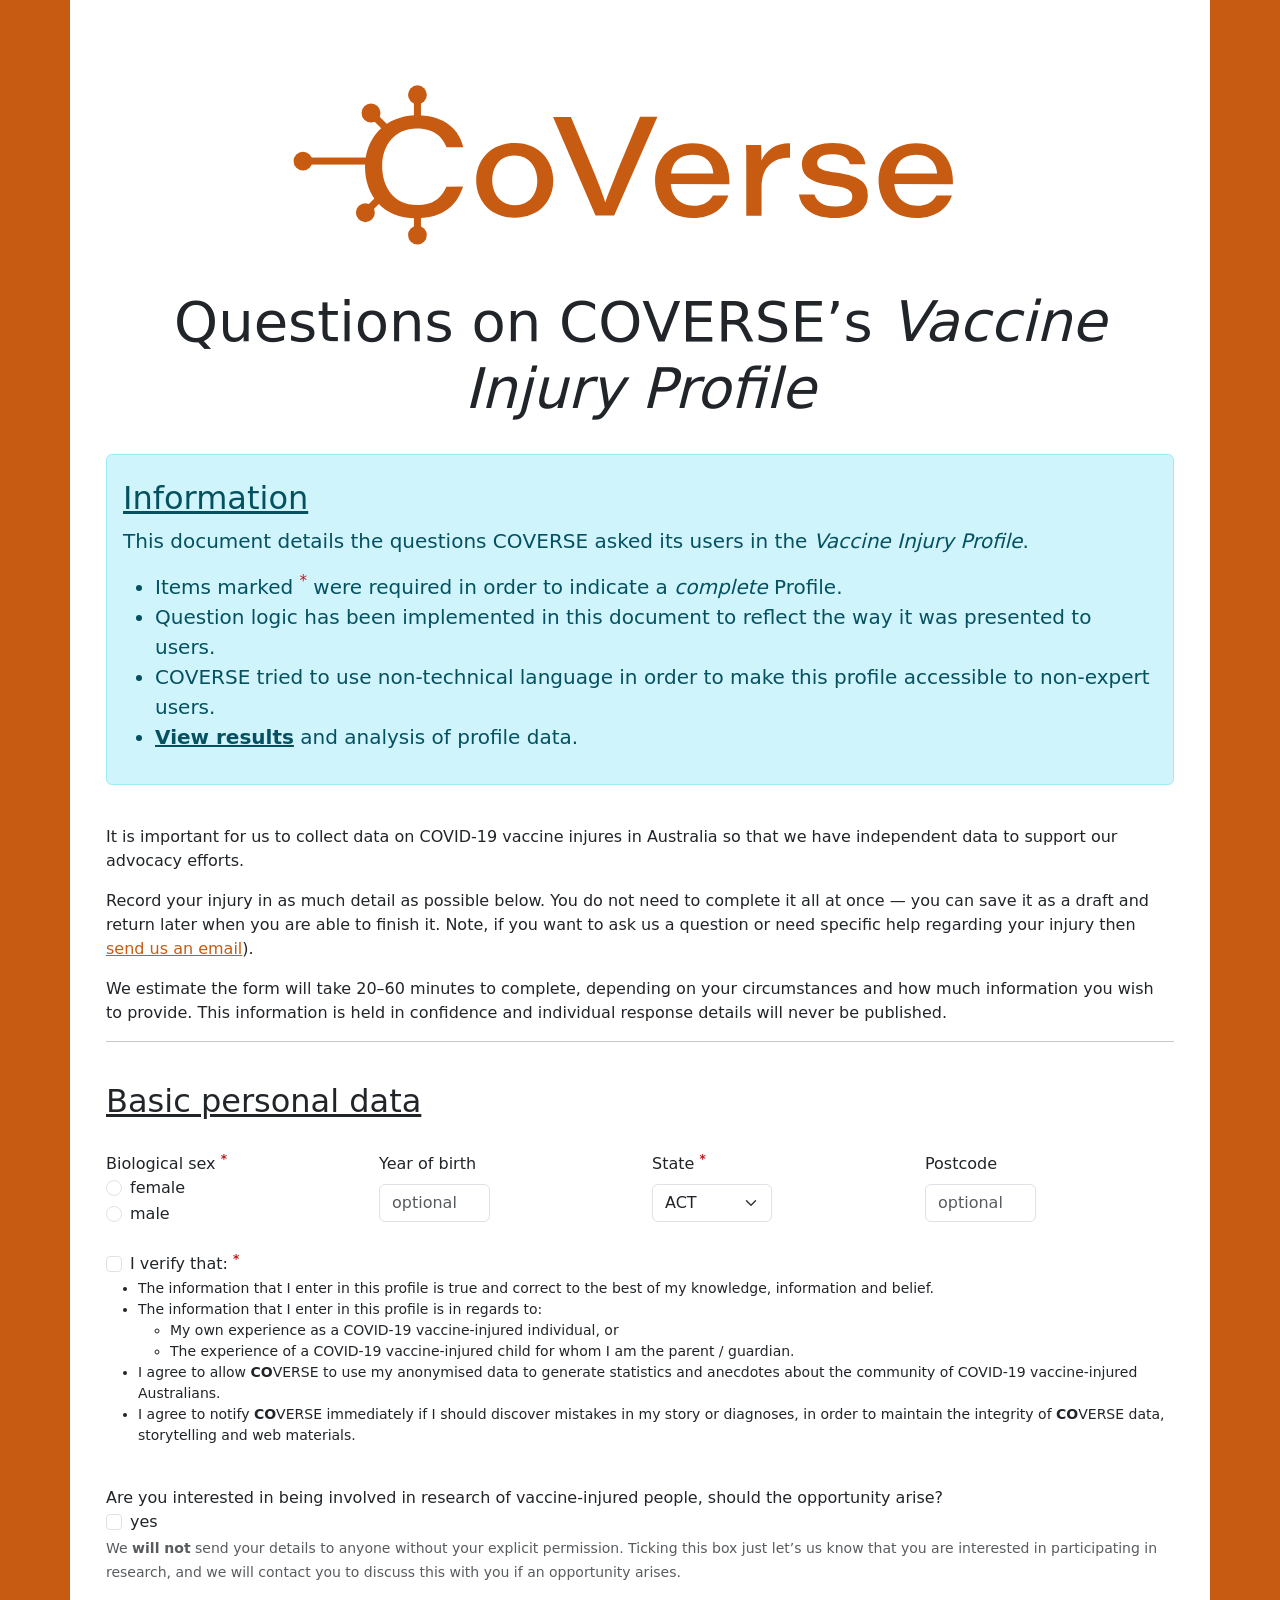
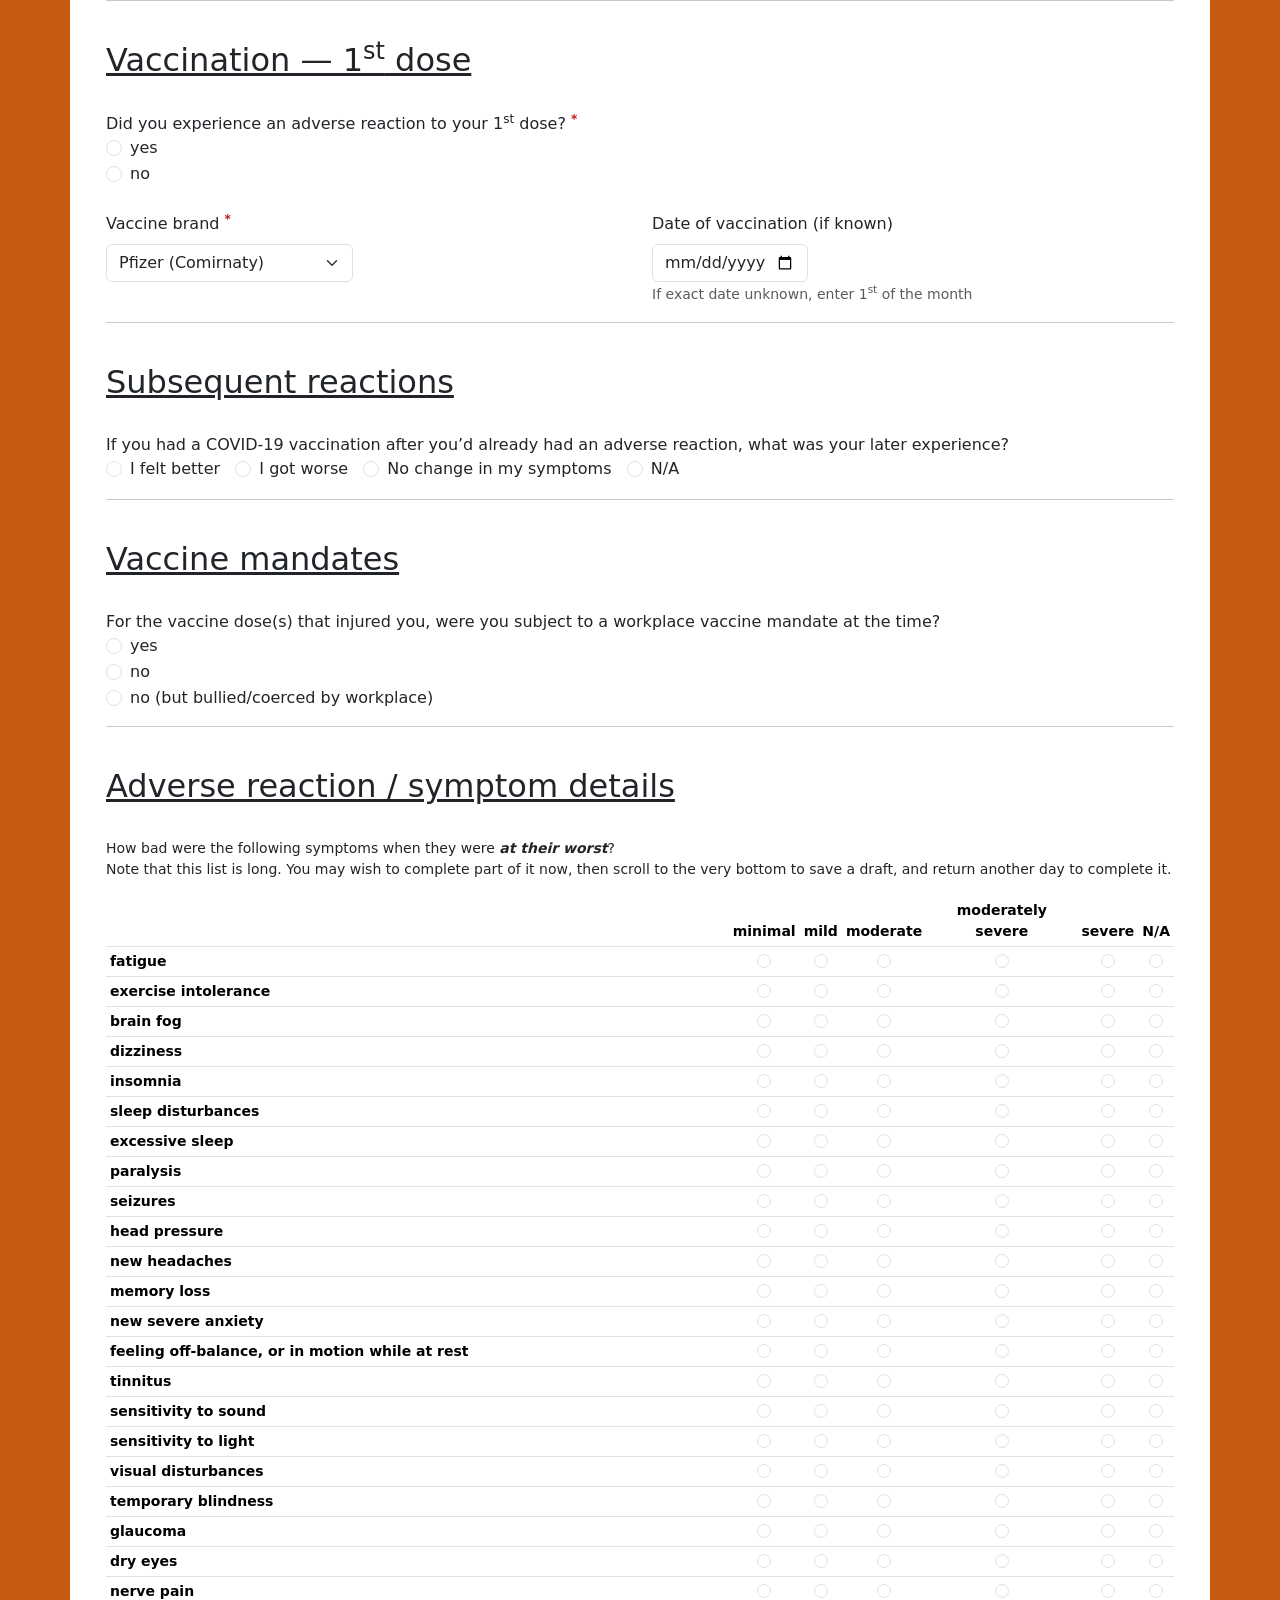
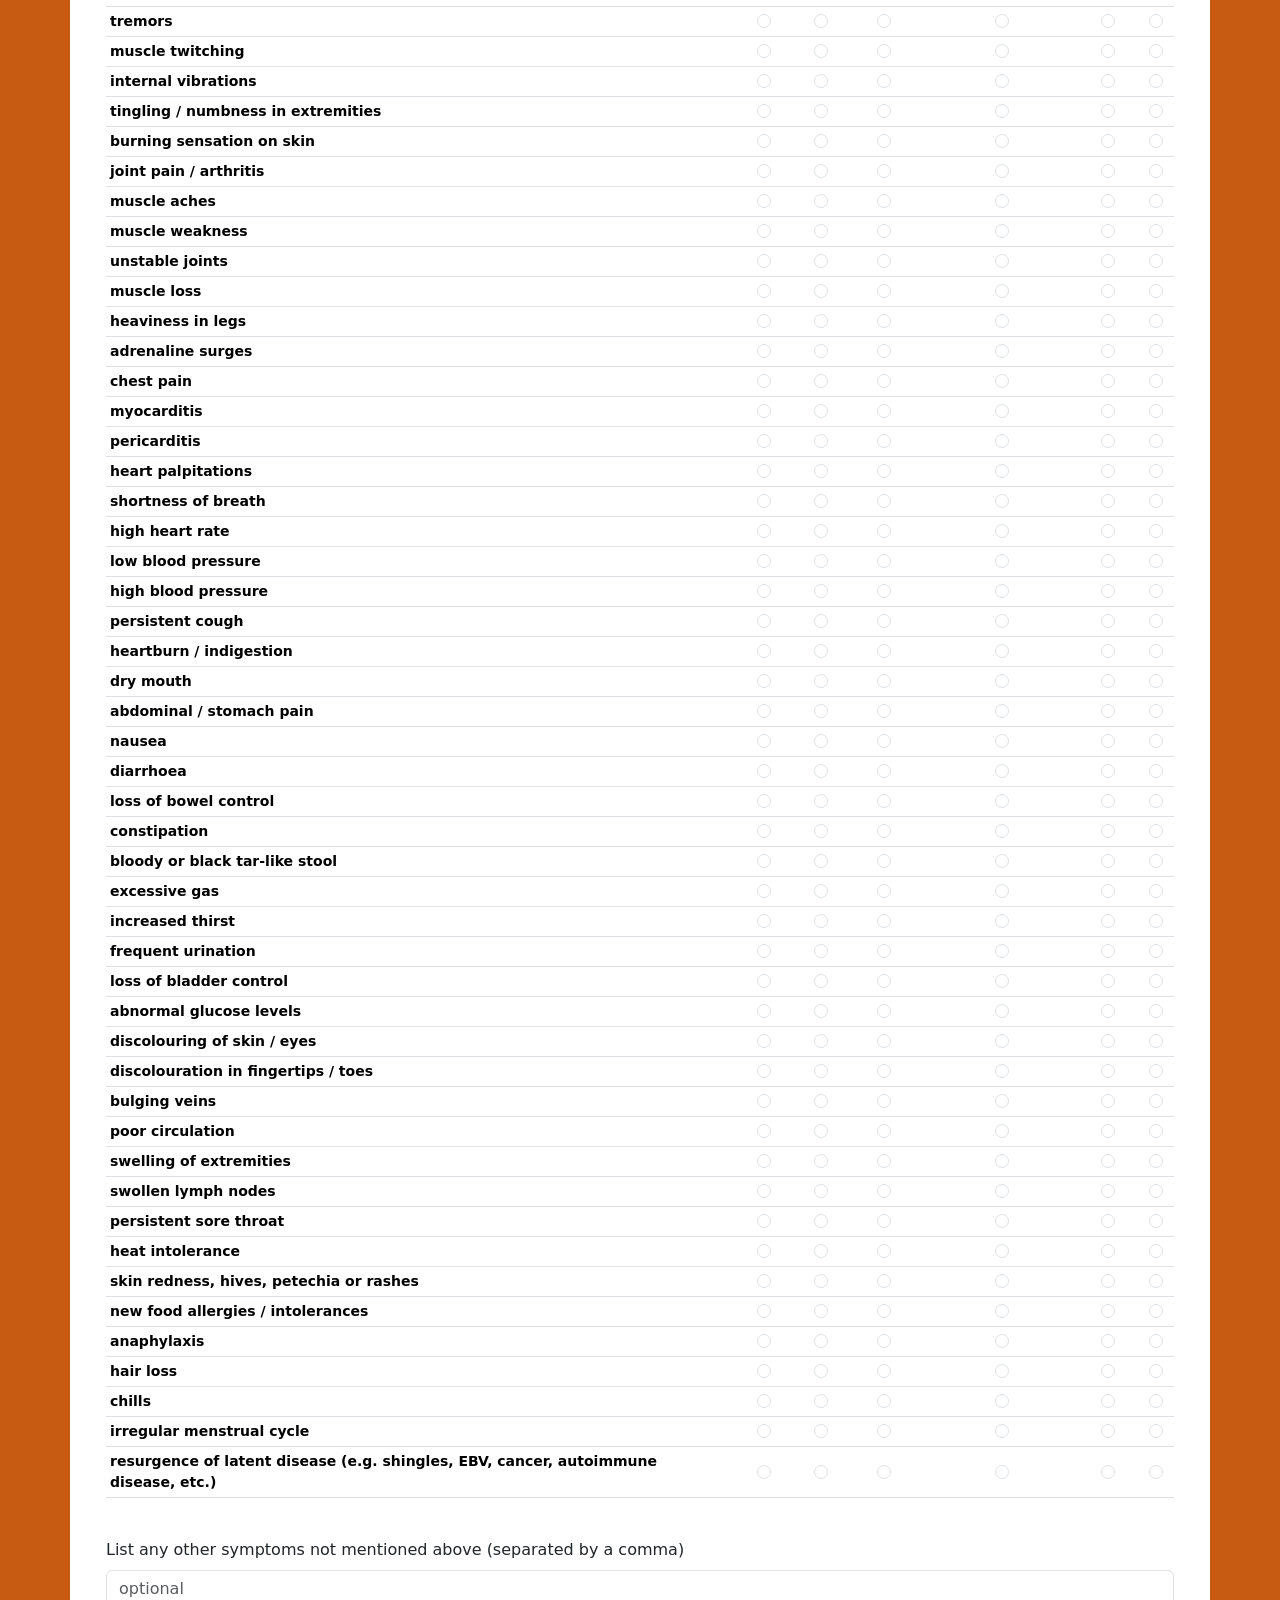
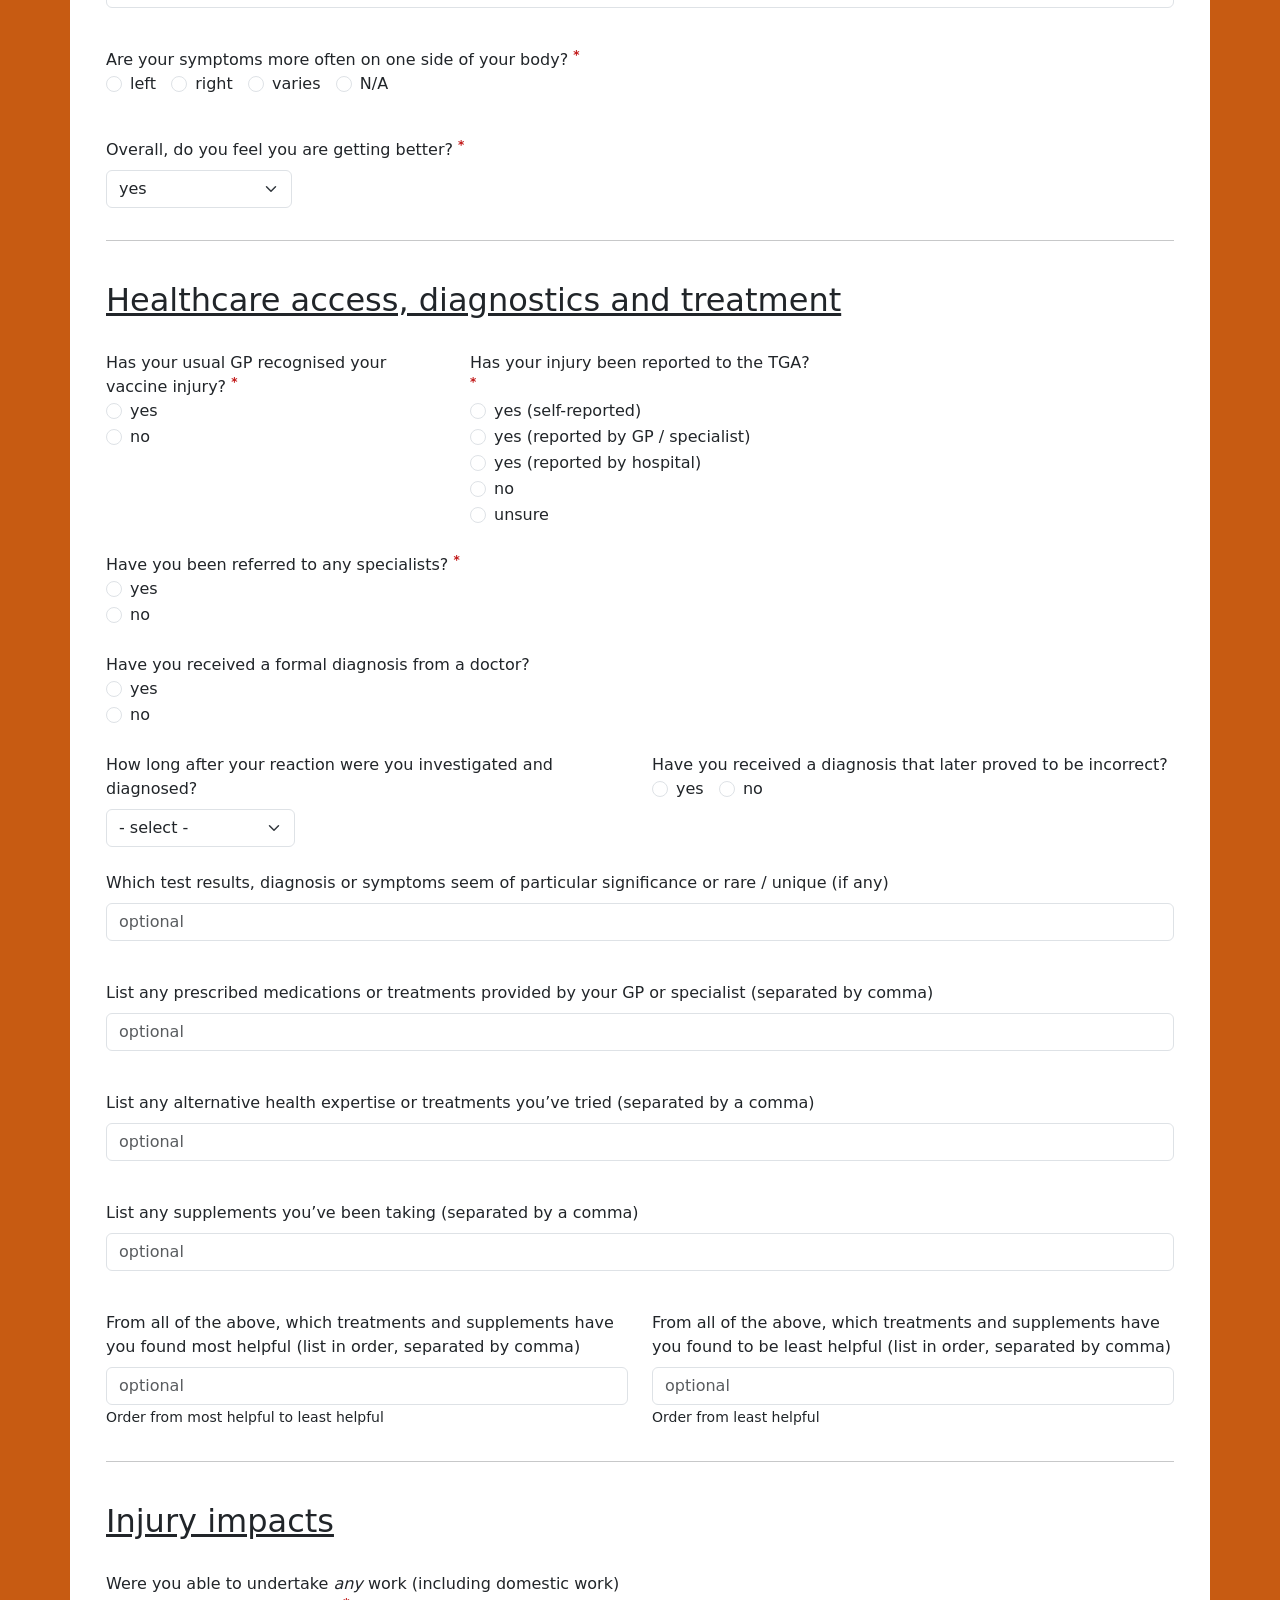
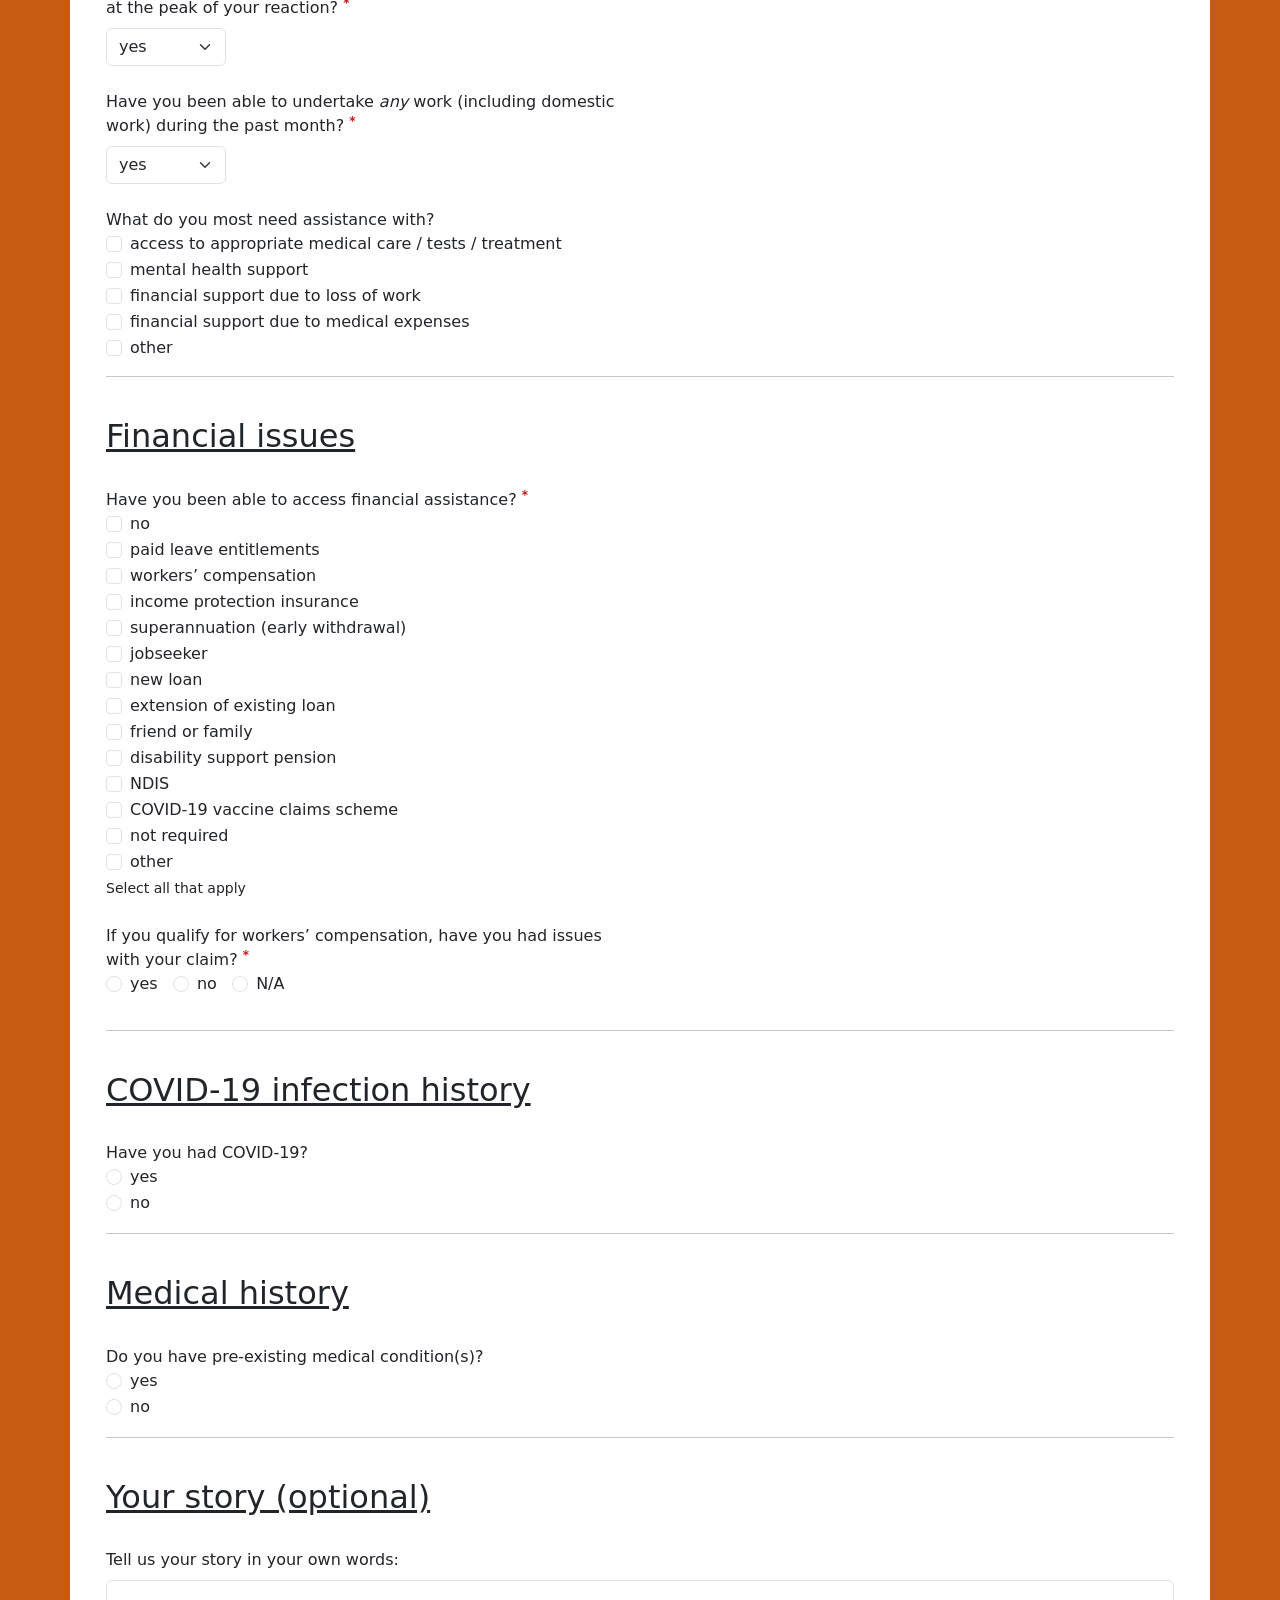
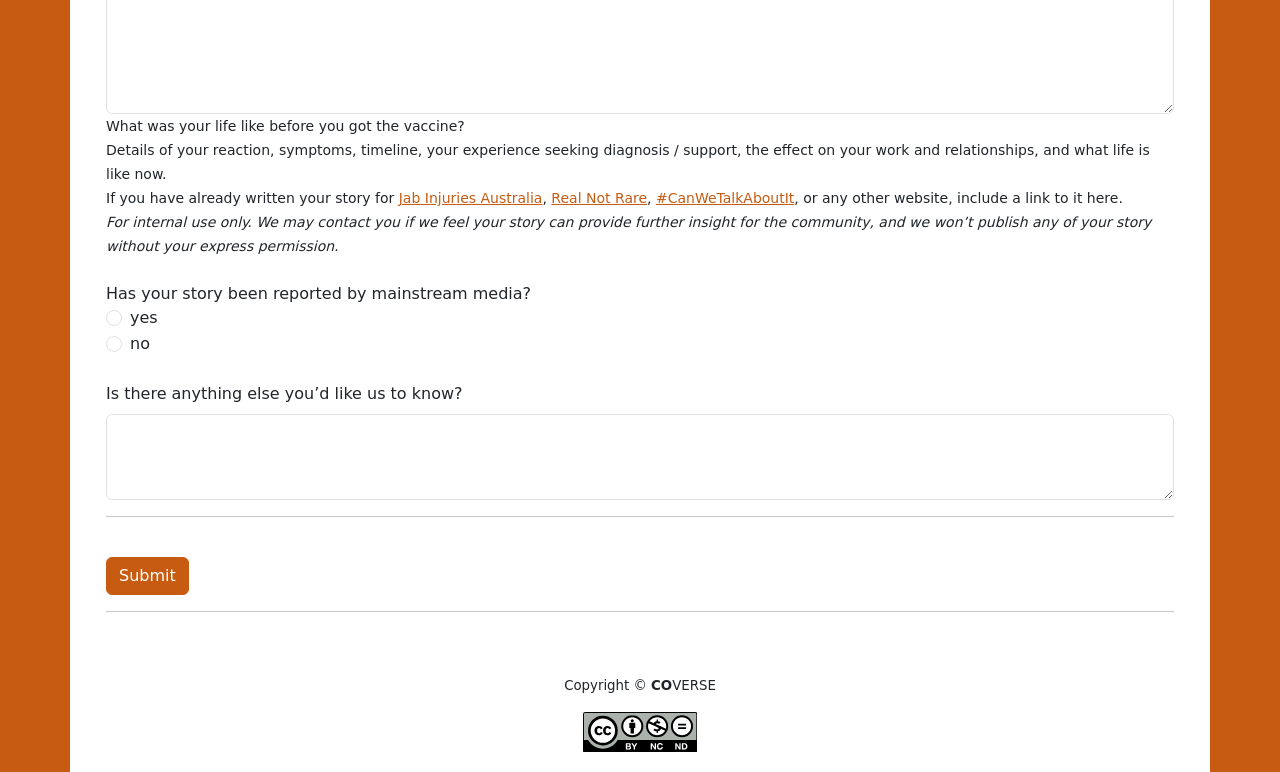
<file: questions.html>
<!doctype html>
<html lang="en">
<head>
	<meta charset="utf-8">
	<meta name="viewport" content="width=device-width, initial-scale=1">
	<meta name="description" content="Questions on COVERSE’s “Vaccine Injury Profile”">
	<meta name="author" content="COVERSE">
	<meta name="keywords" content="COVID-19,vaccine,COVERSE">
	<meta name="format-detection" content="telephone=no">
	<title>Questions on COVERSE’s “Vaccine Injury Profile”</title>
	<link href="https://cdn.jsdelivr.net/npm/bootstrap@5.3.8/dist/css/bootstrap.min.css" rel="stylesheet" integrity="sha384-sRIl4kxILFvY47J16cr9ZwB07vP4J8+LH7qKQnuqkuIAvNWLzeN8tE5YBujZqJLB" crossorigin="anonymous">
	<style>
		:root {
			--coverse-ochre: #c75b12;
			--coverse-red: #c11717;
			--coverse-yellow: #c1a017;
			--coverse-green: #17c15c;
			--coverse-light-blue: #17a1c1;
			--coverse-dark-blue: #1717c1;
			--coverse-purple: #a017c1;
			
			--bs-primary: var(--coverse-ochre);
			--bs-success: var(--coverse-green);
			--bs-danger: var(--coverse-red);
			--bs-warning: var(--coverse-yellow);
			--bs-info: var(--coverse-light-blue);
		}

		html {
			background-color: var(--coverse-ochre);
		}

		main {
		}

		section, div.section {
			padding-top: 1.5rem !important;
		}

		header {
		}

		footer {
			font-size: smaller;
		}

		h2 {
			text-decoration: underline;
		}

		a {
			color: var(--coverse-ochre);
		}

		sup.required {
			font-weight: bolder;
			color: var(--coverse-red);
		}

		.text-bg-primary {
			background-color: var(--coverse-ochre) !important;
		}

		.btn-primary {
			color: var(--bs-white);
			background-color: var(--coverse-ochre);
			border-color: var(--coverse-ochre);
		}

		.btn-primary:hover, .btn-primary:active {
			background-color: var(--coverse-red) !important;
			border-color: var(--coverse-red) !important;
		}

		.form-check-input:checked {
			background-color: var(--coverse-ochre);
			border-color: var(--coverse-ochre);
		}

		@media print {
			html {
				background-color: transparent !important;
			}
		}

	</style>
</head>
<body class="container">
	
	<main class="p-4">
		
		<header id="header" class="container p-4 text-center">
			<svg class="img-fluid d-block mx-auto" style="max-height: 240px;" role="img" id="f0f733b9-bb17-468a-a780-beee7f60dbac" data-name="eac4cb91-cc69-44b0-9e29-7990fb12e827" xmlns="http://www.w3.org/2000/svg" aria-labelledby="CVt" viewBox="0 0 327.4 102.1"><title id="CVt">COVERSE logo</title><defs><style>.b0ab3610-dc5a-4ce5-b1f0-b07cd4b7eb95{fill:none;}.ebd3569e-e627-45fe-a4f0-73bedc6d6fb2{fill:#c75b12;}</style></defs><rect class="b0ab3610-dc5a-4ce5-b1f0-b07cd4b7eb95" width="327.4" height="102.1"/><path class="ebd3569e-e627-45fe-a4f0-73bedc6d6fb2" d="M88.5,58.9c-2.3,7.3-7.7,13.5-20,13.5-14.2,0-21.7-9.9-21.7-21.8s8.3-22,22.1-22c12.3,0,18.2,6.7,19.7,13.6H81.5c-1.6-3.9-4.7-8-12.7-8-9.2,0-14.7,6.9-14.7,16.1s5.3,16.5,14.7,16.5c7.4,0,10.5-3.2,12.6-7.8Zm38.4-2.6c0,8.6-5.7,15.9-16.6,15.9-10.4,0-16.2-7.6-16.2-15.9,0-8.5,6-15.9,16.5-15.9C121.4,40.4,126.9,48.5,126.9,56.3Zm-26,0c0,5.5,3.4,10.6,9.6,10.6,6.5,0,9.6-4.9,9.6-10.5s-3.3-10.7-9.7-10.7-9.5,5-9.5,10.6Zm44,15.1-18.1-42h7.6l9.1,21.8c3.4,8.1,4.7,12,5.5,14.4h.1c.6-2.1,2.2-6,5.3-13.9l9.4-22.4h7.4l-18.4,42h-7.9Zm32-13.5c.3,5.3,3.9,9.2,9.6,9.2,4.4,0,6.8-1.7,8.3-4.4h6.6c-1.7,4.7-6,9.6-15.2,9.6-11.2,0-16-8-16-15.8,0-9,6-16,15.9-16,11.5,0,15.7,8.3,15.7,15.8V58ZM195,53.4c-.2-3.3-2-8-8.9-8-5.9,0-8.6,3.6-9.1,8Zm13.9-12.1h6.4c.1.9.2,4.1.2,6.6,1.9-4.5,6.1-7.5,12.1-7.4v6.2c-6.9-.1-12.1,3.7-12.1,12.5V71.4H209v-22C209,46.7,209,44,208.9,41.3Zm29.1,21c1,3.2,3.8,5.1,8.9,5.1,5.4,0,7.2-1.8,7.2-4.2s-1.5-3.8-8.7-4.7c-10.8-1.4-12.7-5.2-12.7-9,0-4.1,3.2-9.1,13-9.1,10.5,0,13.6,5.3,14,9.1h-6.6c-.4-1.7-1.6-4.3-7.7-4.3-5.1,0-6.2,2.2-6.2,3.7,0,2,1.3,3.2,7.9,4.1,11.6,1.6,13.6,5.2,13.6,9.7,0,5.4-4.1,9.6-14.2,9.6-8.6,0-14.1-3.7-15.1-10Zm34-4.4c.3,5.3,3.9,9.2,9.6,9.2,4.4,0,6.8-1.7,8.3-4.4h6.6c-1.7,4.7-6,9.6-15.2,9.6-11.2,0-16-8-16-15.8,0-9,6-16,15.9-16,11.5,0,15.7,8.3,15.7,15.8V58Zm18.2-4.5c-.2-3.3-2-8-8.9-8-5.9,0-8.6,3.6-9.1,8Z" transform="translate(0 0)"/><path class="ebd3569e-e627-45fe-a4f0-73bedc6d6fb2" d="M16.4,48.1a4,4,0,1,0,4-4,4,4,0,0,0-4,4" transform="translate(0 0)"/><rect class="ebd3569e-e627-45fe-a4f0-73bedc6d6fb2" x="22.3" y="46.6" width="27.6" height="3"/><path class="ebd3569e-e627-45fe-a4f0-73bedc6d6fb2" d="M69.1,83.6a4,4,0,1,0-4-4,4,4,0,0,0,4,4" transform="translate(0 0)"/><rect class="ebd3569e-e627-45fe-a4f0-73bedc6d6fb2" x="67.6" y="70.4" width="3" height="9.4"/><path class="ebd3569e-e627-45fe-a4f0-73bedc6d6fb2" d="M69.1,15.9a4,4,0,1,1-4,4h0a4,4,0,0,1,4-4" transform="translate(0 0)"/><rect class="ebd3569e-e627-45fe-a4f0-73bedc6d6fb2" x="67.6" y="19.8" width="3" height="11.3"/><path class="ebd3569e-e627-45fe-a4f0-73bedc6d6fb2" d="M46.5,24.8a4,4,0,1,1,5.7,5.7,4,4,0,0,1-5.7-5.7h0" transform="translate(0 0)"/><rect class="ebd3569e-e627-45fe-a4f0-73bedc6d6fb2" x="51.32" y="26" width="3" height="10.3" transform="translate(-6.56 46.47) rotate(-45)"/><path class="ebd3569e-e627-45fe-a4f0-73bedc6d6fb2" d="M44.1,72.9a4,4,0,1,0,5.7-5.7,4,4,0,0,0-5.7,5.7h0" transform="translate(0 0)"/><rect class="ebd3569e-e627-45fe-a4f0-73bedc6d6fb2" x="45.38" y="65.43" width="9.2" height="3" transform="translate(-32.69 54.94) rotate(-45)"/></svg>
			<h1 class="display-1 d-none"><b>CO</b>VERSE</h1>
			<h1 class="display-4 text-center">Questions on <b>CO</b>VERSE’s <i>Vaccine Injury Profile</i></h1>
		</header>
		
		<section class="lead alert alert-info">
			<h2 class="alert-heading">Information</h2>
			<p>This document details the questions <b>CO</b>VERSE asked its users in the <i>Vaccine Injury Profile</i>.</p>
			<ul>
				<li>Items marked <sup class="required">*</sup> were required in order to indicate a <em>complete</em> Profile.</li>
				<li>Question logic has been implemented in this document to reflect the way it was presented to users.</li>
				<li><b>CO</b>VERSE tried to use non-technical language in order to make this profile accessible to non-expert users.</li>
				<li><a class="alert-link" href="index.html">View results</a> and analysis of profile data.</li>
			</ul>
		</section>
		
		<section id="introduction">
			<h2 class="d-none">Introduction</h2>
			<p>It is important for us to collect data on COVID-19 vaccine injures in Australia so that we have independent data to support our advocacy efforts.</p>
			<p>Record your injury in as much detail as possible below. You do not need to complete it all at once — you can save it as a draft and return later when you are able to finish it. Note, if you want to ask us a question or need specific help regarding your injury then <a href="mailto:contact@coverse.org.a">send us an email</a>).</p>
			<p>We estimate the form will take 20–60 minutes to complete, depending on your circumstances and how much information you wish to provide. This information is held in confidence and individual response details will never be published.</p>
		</section>
		
		<hr>
		
		<section id="personal">
			<h2>Basic personal data</h2>
			<div class="row pt-4">
				<div class="col">
					Biological sex <sup class="required">*</sup>
					<div class="form-check">
						<input class="form-check-input" type="radio" id="sexFemale" name="sex" value="female" required> <label class="form-check-label" for="sexFemale">female</label>
					</div>
					<div class="form-check">
						<input class="form-check-input" type="radio" id="sexMale" name="sex" value="male" required> <label class="form-check-label" for="sexMale">male</label>
					</div>
				</div>
				<div class="col">
					<label class="form-label" for="yearOfBirth">Year of birth</label>
					<input type="number" class="form-control w-auto" id="yearOfBirth" min="1901" max="2030" step="1" placeholder="optional">
				</div>
				<div class="col">
					<label class="form-label" for="postcode">State <sup class="required">*</sup></label>
					<select class="form-select w-auto" id="state" required>
						<option value="" disabled>- select -</option>
						<option value="ACT">ACT</option>
						<option value="NSW">NSW</option>
						<option value="NT">NT</option>
						<option value="QLD">QLD</option>
						<option value="SA">SA</option>
						<option value="TAS">TAS</option>
						<option value="VIC">VIC</option>
						<option value="WA">WA</option>
					</select>
				</div>
				<div class="col">
					<label class="form-label" for="postcode">Postcode</label>
					<input type="number" class="form-control w-auto" id="postcode" min="0" max="9999" step="1" placeholder="optional">
				</div>
			</div>
			<div class="pt-4">
				<div class="form-check">
					<input class="form-check-input" type="checkbox" id="verification" name="verification" value="yes" required> <label class="form-check-label" for="verification">I verify that: <sup class="required">*</sup></label>
				</div>
				<ul class="small">
					<li>The information that I enter in this profile is true and correct to the best of my knowledge, information and belief.</li>
					<li>The information that I enter in this profile is in regards to:
						<ul>
							<li>My own experience as a COVID-19 vaccine-injured individual, or</li>
							<li>The experience of a COVID-19 vaccine-injured child for whom I am the parent / guardian.</li>
						</ul>
					</li>
					<li>I agree to allow <b>CO</b>VERSE to use my anonymised data to generate statistics and anecdotes about the community of COVID-19 vaccine-injured Australians.</li>
					<li>I agree to notify <b>CO</b>VERSE immediately if I should discover mistakes in my story or diagnoses, in order to maintain the integrity of <b>CO</b>VERSE data, storytelling and web materials.</li>
				</ul>
			</div>
			<div class="pt-4">
				Are you interested in being involved in research of vaccine-injured people, should the opportunity arise?
				<div class="form-check">
					<input class="form-check-input" type="checkbox" id="research" name="research" value="yes" required> <label class="form-check-label" for="research">yes</label>
				</div>
				<small class="form-text">We <strong>will not</strong> send your details to anyone without your explicit permission. Ticking this box just let’s us know that you are interested in participating in research, and we will contact you to discuss this with you if an opportunity arises.</small>
			</div>
		</section>
		
		<hr id="vax1line">
		
		<section id="vax1">
			<h2>Vaccination — 1<sup>st</sup> dose</h2>
			<div class="pt-4">
				Did you experience an adverse reaction to your 1<sup>st</sup> dose? <sup class="required">*</sup>
				<div class="form-check">
					<input class="form-check-input" type="radio" id="vax1aefiyes" name="vax1aefi" value="yes" required onchange="if (this.checked) { document.getElementById('vax1onsetContainer').className='pt-4'; document.getElementById('vax2').className='pt-4'; document.getElementById('vax2line').className=''; }"> <label class="form-check-label" for="vax1aefiyes">yes</label>
				</div>
				<div class="form-check">
					<input class="form-check-input" type="radio" id="vax1aefino" name="vax1aefi" value="no" required onchange="if (this.checked) { document.getElementById('vax1onsetContainer').className='pt-4 d-none'; document.getElementById('vax2').className='pt-4'; document.getElementById('vax2line').className=''; }"> <label class="form-check-label" for="vax1aefino">no</label>
				</div>
			</div>
			<div class="row pt-4">
				<div class="col">
					<label class="form-label" for="vax1brand">Vaccine brand <sup class="required">*</sup></label>
					<select class="form-select w-auto" id="vax1brand" name="vax1brand" required onchange="if ( this.value=='other' ) { document.getElementById('vax1other').removeAttribute('disabled'); document.getElementById('vax1other').className='form-control w-auto'; } else { document.getElementById('vax1other').setAttribute('disabled',true); document.getElementById('vax1other').className='form-control w-auto d-none'; }">
						<option value="" disabled>- select -</option>
						<option value="Pfizer (Comirnaty)">Pfizer (Comirnaty)</option>
						<option value="Moderna (Spikevax)">Moderna (Spikevax)</option>
						<option value="AstraZeneca (Vaxzevria)">AstraZeneca (Vaxzevria)</option>
						<option value="Novavax (Nuvaxovid)">Novavax (Nuvaxovid)</option>
						<option value="other">other</option>
					</select>
					<input type="text" class="form-control w-auto d-none" id="vax1other" disabled>
				</div>
				<div class="col">
					<label class="form-label" for="vax1date">Date of vaccination (if known)</label>
					<input type="date" class="form-control w-auto" id="vax1date" min="2021-01-01" max="2025-12-31">
					<small class="form-text">If exact date unknown, enter 1<sup>st</sup> of the month</small>
				</div>
			</div>
			<div id="vax1onsetContainer" class="pt-4 d-none">
				<label class="form-label" for="vax1onset">How long before your symptoms started?</label>
				<select class="form-select w-auto" id="vax1onset" name="vax1onset">
					<option value="">optional</option>
					<option value="0-5 minutes">0-5 minutes</option>
					<option value="6-30 minutes">6-30 minutes</option>
					<option value="31-59 minutes">31-59 minutes</option>
					<option value="1-12 hours">1-12 hours</option>
					<option value="13-23 hours">13-23 hours</option>
					<option value="1-7 days">1-7 days</option>
					<option value="8-14 days">8-14 days</option>
					<option value="15-30 days">15-30 days</option>
					<option value="1-3 months">1-3 months</option>
					<option value="4-12 months">4-12 months</option>
					<option value="more than 1 year">more than 1 year</option>
				</select>
			</div>
		</section>
		
		<hr id="vax2line" class="d-none">
		
		<section class="d-none" id="vax2">
			<h2>Vaccination — 2<sup>nd</sup> dose</h2>
			<div class="pt-4">
				Did you experience an adverse reaction to your 2<sup>nd</sup> dose?
				<div class="form-check">
					<input class="form-check-input" type="radio" id="vax2aefiyes" name="vax2aefi" value="yes" onchange="if (this.checked) { document.getElementById('vax2onsetContainer').className='pt-4'; document.getElementById('vax3').className='pt-4'; document.getElementById('vax3line').className=''; }"> <label class="form-check-label" for="vax2aefiyes">yes</label>
				</div>
				<div class="form-check">
					<input class="form-check-input" type="radio" id="vax2aefino" name="vax2aefi" value="no" onchange="if (this.checked) { document.getElementById('vax2onsetContainer').className='pt-4 d-none'; document.getElementById('vax3').className='pt-4'; document.getElementById('vax3line').className=''; }"> <label class="form-check-label" for="vax2aefino">no</label>
				</div>
			</div>
			<div class="row pt-4">
				<div class="col">
					<label class="form-label" for="vax2brand">Vaccine brand</label>
					<select class="form-select w-auto" id="vax2brand" name="vax2brand" onchange="if ( this.value=='other' ) { document.getElementById('vax2other').removeAttribute('disabled'); document.getElementById('vax2other').className='form-control w-auto'; } else { document.getElementById('vax2other').setAttribute('disabled',true); document.getElementById('vax2other').className='form-control w-auto d-none'; }">
						<option value="">- select -</option>
						<option value="Pfizer (Comirnaty)">Pfizer (Comirnaty)</option>
						<option value="Moderna (Spikevax)">Moderna (Spikevax)</option>
						<option value="AstraZeneca (Vaxzevria)">AstraZeneca (Vaxzevria)</option>
						<option value="Novavax (Nuvaxovid)">Novavax (Nuvaxovid)</option>
						<option value="other">other</option>
					</select>
					<input type="text" class="form-control w-auto d-none" id="vax2other" disabled>
				</div>
				<div class="col">
					<label class="form-label" for="vax2date">Date of vaccination (if known)</label>
					<input type="date" class="form-control w-auto" id="vax2date" min="2021-01-01" max="2025-12-31">
					<small class="form-text">If exact date unknown, enter 1<sup>st</sup> of the month</small>
				</div>
			</div>
			<div id="vax2onsetContainer" class="pt-4 d-none">
				<label class="form-label" for="vax2onset">How long before your symptoms started?</label>
				<select class="form-select w-auto" id="vax2onset" name="vax2onset">
					<option value="">optional</option>
					<option value="0-5 minutes">0-5 minutes</option>
					<option value="6-30 minutes">6-30 minutes</option>
					<option value="31-59 minutes">31-59 minutes</option>
					<option value="1-12 hours">1-12 hours</option>
					<option value="13-23 hours">13-23 hours</option>
					<option value="1-7 days">1-7 days</option>
					<option value="8-14 days">8-14 days</option>
					<option value="15-30 days">15-30 days</option>
					<option value="1-3 months">1-3 months</option>
					<option value="4-12 months">4-12 months</option>
					<option value="more than 1 year">more than 1 year</option>
				</select>
			</div>
		</section>
		
		<hr id="vax3line" class="d-none">
		
		<section class="d-none" id="vax3">
			<h2>Vaccination — 3<sup>rd</sup> dose</h2>
			<div class="pt-4">
				Did you experience an adverse reaction to your 3<sup>rd</sup> (or booster) dose?
				<div class="form-check">
					<input class="form-check-input" type="radio" id="vax3aefiyes" name="vax3aefi" value="yes" onchange="if (this.checked) { document.getElementById('vax3onsetContainer').className='pt-4'; document.getElementById('vax4').className='pt-4'; document.getElementById('vax4line').className=''; }"> <label class="form-check-label" for="vax3aefiyes">yes</label>
				</div>
				<div class="form-check">
					<input class="form-check-input" type="radio" id="vax3aefino" name="vax3aefi" value="no" onchange="if (this.checked) { document.getElementById('vax3onsetContainer').className='pt-4 d-none'; document.getElementById('vax4').className='pt-4'; document.getElementById('vax4line').className=''; }"> <label class="form-check-label" for="vax3aefino">no</label>
				</div>
			</div>
			<div class="row pt-4">
				<div class="col">
					<label class="form-label" for="vax3brand">Vaccine brand</label>
					<select class="form-select w-auto" id="vax3brand" name="vax3brand" onchange="if ( this.value=='other' ) { document.getElementById('vax3other').removeAttribute('disabled'); document.getElementById('vax3other').className='form-control w-auto'; } else { document.getElementById('vax3other').setAttribute('disabled',true); document.getElementById('vax3other').className='form-control w-auto d-none'; }">
						<option value="">- select -</option>
						<option value="Pfizer (Comirnaty)">Pfizer (Comirnaty)</option>
						<option value="Moderna (Spikevax)">Moderna (Spikevax)</option>
						<option value="AstraZeneca (Vaxzevria)">AstraZeneca (Vaxzevria)</option>
						<option value="Novavax (Nuvaxovid)">Novavax (Nuvaxovid)</option>
						<option value="other">other</option>
					</select>
					<input type="text" class="form-control w-auto d-none" id="vax3other" disabled>
				</div>
				<div class="col">
					<label class="form-label" for="vax3date">Date of vaccination (if known)</label>
					<input type="date" class="form-control w-auto" id="vax3date" min="2021-01-01" max="2025-12-31">
					<small class="form-text">If exact date unknown, enter 1<sup>st</sup> of the month</small>
				</div>
			</div>
			<div id="vax3onsetContainer" class="pt-4 d-none">
				<label class="form-label" for="vax3onset">How long before your symptoms started?</label>
				<select class="form-select w-auto" id="vax3onset" name="vax3onset">
					<option value="">optional</option>
					<option value="0-5 minutes">0-5 minutes</option>
					<option value="6-30 minutes">6-30 minutes</option>
					<option value="31-59 minutes">31-59 minutes</option>
					<option value="1-12 hours">1-12 hours</option>
					<option value="13-23 hours">13-23 hours</option>
					<option value="1-7 days">1-7 days</option>
					<option value="8-14 days">8-14 days</option>
					<option value="15-30 days">15-30 days</option>
					<option value="1-3 months">1-3 months</option>
					<option value="4-12 months">4-12 months</option>
					<option value="more than 1 year">more than 1 year</option>
				</select>
			</div>
		</section>
		
		<hr id="vax4line" class="d-none">
		
		<section class="d-none" id="vax4">
			<h2>Vaccination — 4<sup>th</sup> dose</h2>
			<div class="pt-4">
				Did you experience an adverse reaction to your 4<sup>th</sup> (or booster) dose?
				<div class="form-check">
					<input class="form-check-input" type="radio" id="vax4aefiyes" name="vax4aefi" value="yes" onchange="if (this.checked) { document.getElementById('vax4onsetContainer').className='pt-4'; document.getElementById('vax5').className='pt-4'; document.getElementById('vax5line').className=''; }"> <label class="form-check-label" for="vax4aefiyes">yes</label>
				</div>
				<div class="form-check">
					<input class="form-check-input" type="radio" id="vax4aefino" name="vax4aefi" value="no" onchange="if (this.checked) { document.getElementById('vax4onsetContainer').className='pt-4 d-none'; document.getElementById('vax5').className='pt-4'; document.getElementById('vax5line').className=''; }"> <label class="form-check-label" for="vax4aefino">no</label>
				</div>
			</div>
			<div class="row pt-4">
				<div class="col">
					<label class="form-label" for="vax4brand">Vaccine brand</label>
					<select class="form-select w-auto" id="vax4brand" name="vax4brand" onchange="if ( this.value=='other' ) { document.getElementById('vax4other').removeAttribute('disabled'); document.getElementById('vax4other').className='form-control w-auto'; } else { document.getElementById('vax4other').setAttribute('disabled',true); document.getElementById('vax4other').className='form-control w-auto d-none'; }">
						<option value="">- select -</option>
						<option value="Pfizer (Comirnaty)">Pfizer (Comirnaty)</option>
						<option value="Moderna (Spikevax)">Moderna (Spikevax)</option>
						<option value="AstraZeneca (Vaxzevria)">AstraZeneca (Vaxzevria)</option>
						<option value="Novavax (Nuvaxovid)">Novavax (Nuvaxovid)</option>
						<option value="other">other</option>
					</select>
					<input type="text" class="form-control w-auto d-none" id="vax4other" disabled>
				</div>
				<div class="col">
					<label class="form-label" for="vax4date">Date of vaccination (if known)</label>
					<input type="date" class="form-control w-auto" id="vax4date" min="2021-01-01" max="2025-12-31">
					<small class="form-text">If exact date unknown, enter 1<sup>st</sup> of the month</small>
				</div>
			</div>
			<div id="vax4onsetContainer" class="pt-4 d-none">
				<label class="form-label" for="vax4onset">How long before your symptoms started?</label>
				<select class="form-select w-auto" id="vax4onset" name="vax4onset">
					<option value="">optional</option>
					<option value="0-5 minutes">0-5 minutes</option>
					<option value="6-30 minutes">6-30 minutes</option>
					<option value="31-59 minutes">31-59 minutes</option>
					<option value="1-12 hours">1-12 hours</option>
					<option value="13-23 hours">13-23 hours</option>
					<option value="1-7 days">1-7 days</option>
					<option value="8-14 days">8-14 days</option>
					<option value="15-30 days">15-30 days</option>
					<option value="1-3 months">1-3 months</option>
					<option value="4-12 months">4-12 months</option>
					<option value="more than 1 year">more than 1 year</option>
				</select>
			</div>
		</section>
		
		<hr id="vax5line" class="d-none">
		
		<section class="d-none" id="vax5">
			<h2>Vaccination — 5<sup>th</sup>+ dose</h2>
			<div class="pt-4">
				Did you experience an adverse reaction to your 5<sup>th</sup> (or any additional) dose?
				<div class="form-check">
					<input class="form-check-input" type="radio" id="vax5aefiyes" name="vax5aefi" value="yes" onchange="if (this.checked) { document.getElementById('vax5onsetContainer').className='pt-4'; }"> <label class="form-check-label" for="vax5aefiyes">yes</label>
				</div>
				<div class="form-check">
					<input class="form-check-input" type="radio" id="vax5aefino" name="vax5aefi" value="no" onchange="if (this.checked) { document.getElementById('vax5onsetContainer').className='pt-4 d-none'; }"> <label class="form-check-label" for="vax5aefino">no</label>
				</div>
			</div>
			<div class="row pt-4">
				<div class="col">
					<label class="form-label" for="vax5brand">Vaccine brand</label>
					<select class="form-select w-auto" id="vax5brand" name="vax5brand" onchange="if ( this.value=='other' ) { document.getElementById('vax5other').removeAttribute('disabled'); document.getElementById('vax5other').className='form-control w-auto'; } else { document.getElementById('vax5other').setAttribute('disabled',true); document.getElementById('vax5other').className='form-control w-auto d-none'; }">
						<option value="">- select -</option>
						<option value="Pfizer (Comirnaty)">Pfizer (Comirnaty)</option>
						<option value="Moderna (Spikevax)">Moderna (Spikevax)</option>
						<option value="AstraZeneca (Vaxzevria)">AstraZeneca (Vaxzevria)</option>
						<option value="Novavax (Nuvaxovid)">Novavax (Nuvaxovid)</option>
						<option value="other">other</option>
					</select>
					<input type="text" class="form-control w-auto d-none" id="vax5other" disabled>
				</div>
				<div class="col">
					<label class="form-label" for="vax5date">Date of vaccination (if known)</label>
					<input type="date" class="form-control w-auto" id="vax5date" min="2021-01-01" max="2025-12-31">
					<small class="form-text">If exact date unknown, enter 1<sup>st</sup> of the month</small>
				</div>
			</div>
			<div id="vax5onsetContainer" class="pt-4 d-none">
				<label class="form-label" for="vax5onset">How long before your symptoms started?</label>
				<select class="form-select w-auto" id="vax5onset" name="vax5onset">
					<option value="">optional</option>
					<option value="0-5 minutes">0-5 minutes</option>
					<option value="6-30 minutes">6-30 minutes</option>
					<option value="31-59 minutes">31-59 minutes</option>
					<option value="1-12 hours">1-12 hours</option>
					<option value="13-23 hours">13-23 hours</option>
					<option value="1-7 days">1-7 days</option>
					<option value="8-14 days">8-14 days</option>
					<option value="15-30 days">15-30 days</option>
					<option value="1-3 months">1-3 months</option>
					<option value="4-12 months">4-12 months</option>
					<option value="more than 1 year">more than 1 year</option>
				</select>
			</div>
		</section>
		
		<hr>
		
		<section id="subsequent">
			<h2>Subsequent reactions</h2>
			<p class="pt-4">If you had a COVID-19 vaccination after you’d already had an adverse reaction, what was your later experience?<br>
				<span class="form-check d-inline-block"><input class="form-check-input" type="radio" id="vaxSubsequentBetter" name="vaxSubsequent" value="I felt better"> <label class="form-check-label" for="vaxSubsequentBetter">I felt better</label></span> &nbsp;
				<span class="form-check d-inline-block"><input class="form-check-input" type="radio" id="vaxSubsequentWorse" name="vaxSubsequent" value="I got worse"> <label class="form-check-label" for="vaxSubsequentWorse">I got worse</label></span> &nbsp;
				<span class="form-check d-inline-block"><input class="form-check-input" type="radio" id="vaxSubsequentNoChange" name="vaxSubsequent" value="No change in my symptoms"> <label class="form-check-label" for="vaxSubsequentNoChange">No change in my symptoms</label></span> &nbsp;
				<span class="form-check d-inline-block"><input class="form-check-input" type="radio" id="vaxSubsequentNA" name="vaxSubsequent" value="N/A"> <label class="form-check-label" for="vaxSubsequentNA">N/A</label></span>
			</p>
		</section>
		
		<hr>
		
		<section id="mandates">
			<h2>Vaccine mandates</h2>
			<div class="pt-4">
				For the vaccine dose(s) that injured you, were you subject to a workplace vaccine mandate at the time?
				<div class="form-check">
					<input class="form-check-input" type="radio" id="vaxMandatesYes" name="vaxMandates" value="yes"> <label class="form-check-label" for="vaxMandatesYes">yes</label>
				</div>
				<div class="form-check">
					<input class="form-check-input" type="radio" id="vaxMandatesNo" name="vaxMandates" value="no"> <label class="form-check-label" for="vaxMandatesNo">no</label>
				</div>
				<div class="form-check">
					<input class="form-check-input" type="radio" id="vaxMandatesNoBullied" name="vaxMandates" value="no (but bullied/coerced by workplace)"> <label class="form-check-label" for="vaxMandatesNoBullied">no (but bullied/coerced by workplace)</label>
				</div>
			</div>
		</section>
		
		<hr>
		
		<section id="symptoms">
			<h2>Adverse reaction / symptom details</h2>
			<p class="small pt-4">How bad were the following symptoms when they were <strong><em>at their worst</em></strong>?<br>
			Note that this list is long. You may wish to complete part of it now, then scroll to the very bottom to save a draft, and return another day to complete it.</p>
			
			<table class="table table-sm table-hover text-center align-middle small pt-4">
				<thead>
					<tr>
						<th class="text-start align-bottom"></th>
						<th scope="col" class="text-center align-bottom">minimal</th>
						<th scope="col" class="text-center align-bottom">mild</th>
						<th scope="col" class="text-center align-bottom">moderate</th>
						<th scope="col" class="text-center align-bottom">moderately severe</th>
						<th scope="col" class="text-center align-bottom">severe</th>
						<th scope="col" class="text-center align-bottom">N/A</th>
					</tr>
				</thead>
				<tbody>
					<tr>
						<th scope="row" class="text-start">fatigue</th>
						<td><input class="form-check-input" type="radio" name="symptomFatigue" value="mild"></td>
						<td><input class="form-check-input" type="radio" name="symptomFatigue" value="minimal"></td>
						<td><input class="form-check-input" type="radio" name="symptomFatigue" value="moderate"></td>
						<td><input class="form-check-input" type="radio" name="symptomFatigue" value="moderately severe"></td>
						<td><input class="form-check-input" type="radio" name="symptomFatigue" value="severe"></td>
						<td><input class="form-check-input" type="radio" name="symptomFatigue" value="N/A"></td>
					</tr>
					<tr>
						<th scope="row" class="text-start">exercise intolerance</th>
						<td><input class="form-check-input" type="radio" name="symptomExerciseIntolerance" value="mild"></td>
						<td><input class="form-check-input" type="radio" name="symptomExerciseIntolerance" value="minimal"></td>
						<td><input class="form-check-input" type="radio" name="symptomExerciseIntolerance" value="moderate"></td>
						<td><input class="form-check-input" type="radio" name="symptomExerciseIntolerance" value="moderately severe"></td>
						<td><input class="form-check-input" type="radio" name="symptomExerciseIntolerance" value="severe"></td>
						<td><input class="form-check-input" type="radio" name="symptomExerciseIntolerance" value="N/A"></td>
					</tr>
					<tr>
						<th scope="row" class="text-start">brain fog</th>
						<td><input class="form-check-input" type="radio" name="symptomBrainFog" value="mild"></td>
						<td><input class="form-check-input" type="radio" name="symptomBrainFog" value="minimal"></td>
						<td><input class="form-check-input" type="radio" name="symptomBrainFog" value="moderate"></td>
						<td><input class="form-check-input" type="radio" name="symptomBrainFog" value="moderately severe"></td>
						<td><input class="form-check-input" type="radio" name="symptomBrainFog" value="severe"></td>
						<td><input class="form-check-input" type="radio" name="symptomBrainFog" value="N/A"></td>
					</tr>
					<tr>
						<th scope="row" class="text-start">dizziness</th>
						<td><input class="form-check-input" type="radio" name="symptomDizziness" value="mild"></td>
						<td><input class="form-check-input" type="radio" name="symptomDizziness" value="minimal"></td>
						<td><input class="form-check-input" type="radio" name="symptomDizziness" value="moderate"></td>
						<td><input class="form-check-input" type="radio" name="symptomDizziness" value="moderately severe"></td>
						<td><input class="form-check-input" type="radio" name="symptomDizziness" value="severe"></td>
						<td><input class="form-check-input" type="radio" name="symptomDizziness" value="N/A"></td>
					</tr>
					<tr>
						<th scope="row" class="text-start">insomnia</th>
						<td><input class="form-check-input" type="radio" name="symptomInsomnia" value="mild"></td>
						<td><input class="form-check-input" type="radio" name="symptomInsomnia" value="minimal"></td>
						<td><input class="form-check-input" type="radio" name="symptomInsomnia" value="moderate"></td>
						<td><input class="form-check-input" type="radio" name="symptomInsomnia" value="moderately severe"></td>
						<td><input class="form-check-input" type="radio" name="symptomInsomnia" value="severe"></td>
						<td><input class="form-check-input" type="radio" name="symptomInsomnia" value="N/A"></td>
					</tr>
					<tr>
						<th scope="row" class="text-start">sleep disturbances</th>
						<td><input class="form-check-input" type="radio" name="symptomSleepDisturbances" value="mild"></td>
						<td><input class="form-check-input" type="radio" name="symptomSleepDisturbances" value="minimal"></td>
						<td><input class="form-check-input" type="radio" name="symptomSleepDisturbances" value="moderate"></td>
						<td><input class="form-check-input" type="radio" name="symptomSleepDisturbances" value="moderately severe"></td>
						<td><input class="form-check-input" type="radio" name="symptomSleepDisturbances" value="severe"></td>
						<td><input class="form-check-input" type="radio" name="symptomSleepDisturbances" value="N/A"></td>
					</tr>
					<tr>
						<th scope="row" class="text-start">excessive sleep</th>
						<td><input class="form-check-input" type="radio" name="symptomExcessiveSleep" value="mild"></td>
						<td><input class="form-check-input" type="radio" name="symptomExcessiveSleep" value="minimal"></td>
						<td><input class="form-check-input" type="radio" name="symptomExcessiveSleep" value="moderate"></td>
						<td><input class="form-check-input" type="radio" name="symptomExcessiveSleep" value="moderately severe"></td>
						<td><input class="form-check-input" type="radio" name="symptomExcessiveSleep" value="severe"></td>
						<td><input class="form-check-input" type="radio" name="symptomExcessiveSleep" value="N/A"></td>
					</tr>
					<tr>
						<th scope="row" class="text-start">paralysis</th>
						<td><input class="form-check-input" type="radio" name="symptomParalysis" value="mild"></td>
						<td><input class="form-check-input" type="radio" name="symptomParalysis" value="minimal"></td>
						<td><input class="form-check-input" type="radio" name="symptomParalysis" value="moderate"></td>
						<td><input class="form-check-input" type="radio" name="symptomParalysis" value="moderately severe"></td>
						<td><input class="form-check-input" type="radio" name="symptomParalysis" value="severe"></td>
						<td><input class="form-check-input" type="radio" name="symptomParalysis" value="N/A"></td>
					</tr>
					<tr>
						<th scope="row" class="text-start">seizures</th>
						<td><input class="form-check-input" type="radio" name="symptomSeizures" value="mild"></td>
						<td><input class="form-check-input" type="radio" name="symptomSeizures" value="minimal"></td>
						<td><input class="form-check-input" type="radio" name="symptomSeizures" value="moderate"></td>
						<td><input class="form-check-input" type="radio" name="symptomSeizures" value="moderately severe"></td>
						<td><input class="form-check-input" type="radio" name="symptomSeizures" value="severe"></td>
						<td><input class="form-check-input" type="radio" name="symptomSeizures" value="N/A"></td>
					</tr>
					<tr>
						<th scope="row" class="text-start">head pressure</th>
						<td><input class="form-check-input" type="radio" name="symptomHeadPressure" value="mild"></td>
						<td><input class="form-check-input" type="radio" name="symptomHeadPressure" value="minimal"></td>
						<td><input class="form-check-input" type="radio" name="symptomHeadPressure" value="moderate"></td>
						<td><input class="form-check-input" type="radio" name="symptomHeadPressure" value="moderately severe"></td>
						<td><input class="form-check-input" type="radio" name="symptomHeadPressure" value="severe"></td>
						<td><input class="form-check-input" type="radio" name="symptomHeadPressure" value="N/A"></td>
					</tr>
					<tr>
						<th scope="row" class="text-start">new headaches</th>
						<td><input class="form-check-input" type="radio" name="symptomNewHeadaches" value="mild"></td>
						<td><input class="form-check-input" type="radio" name="symptomNewHeadaches" value="minimal"></td>
						<td><input class="form-check-input" type="radio" name="symptomNewHeadaches" value="moderate"></td>
						<td><input class="form-check-input" type="radio" name="symptomNewHeadaches" value="moderately severe"></td>
						<td><input class="form-check-input" type="radio" name="symptomNewHeadaches" value="severe"></td>
						<td><input class="form-check-input" type="radio" name="symptomNewHeadaches" value="N/A"></td>
					</tr>
					<tr>
						<th scope="row" class="text-start">memory loss</th>
						<td><input class="form-check-input" type="radio" name="symptomMemoryLoss" value="mild"></td>
						<td><input class="form-check-input" type="radio" name="symptomMemoryLoss" value="minimal"></td>
						<td><input class="form-check-input" type="radio" name="symptomMemoryLoss" value="moderate"></td>
						<td><input class="form-check-input" type="radio" name="symptomMemoryLoss" value="moderately severe"></td>
						<td><input class="form-check-input" type="radio" name="symptomMemoryLoss" value="severe"></td>
						<td><input class="form-check-input" type="radio" name="symptomMemoryLoss" value="N/A"></td>
					</tr>
					<tr>
						<th scope="row" class="text-start">new severe anxiety</th>
						<td><input class="form-check-input" type="radio" name="symptomNewSevereAnxiety" value="mild"></td>
						<td><input class="form-check-input" type="radio" name="symptomNewSevereAnxiety" value="minimal"></td>
						<td><input class="form-check-input" type="radio" name="symptomNewSevereAnxiety" value="moderate"></td>
						<td><input class="form-check-input" type="radio" name="symptomNewSevereAnxiety" value="moderately severe"></td>
						<td><input class="form-check-input" type="radio" name="symptomNewSevereAnxiety" value="severe"></td>
						<td><input class="form-check-input" type="radio" name="symptomNewSevereAnxiety" value="N/A"></td>
					</tr>
					<tr>
						<th scope="row" class="text-start">feeling off-balance, or in motion while at rest</th>
						<td><input class="form-check-input" type="radio" name="symptomFeelingOffBalance" value="mild"></td>
						<td><input class="form-check-input" type="radio" name="symptomFeelingOffBalance" value="minimal"></td>
						<td><input class="form-check-input" type="radio" name="symptomFeelingOffBalance" value="moderate"></td>
						<td><input class="form-check-input" type="radio" name="symptomFeelingOffBalance" value="moderately severe"></td>
						<td><input class="form-check-input" type="radio" name="symptomFeelingOffBalance" value="severe"></td>
						<td><input class="form-check-input" type="radio" name="symptomFeelingOffBalance" value="N/A"></td>
					</tr>
					<tr>
						<th scope="row" class="text-start">tinnitus</th>
						<td><input class="form-check-input" type="radio" name="symptomTinnitus" value="mild"></td>
						<td><input class="form-check-input" type="radio" name="symptomTinnitus" value="minimal"></td>
						<td><input class="form-check-input" type="radio" name="symptomTinnitus" value="moderate"></td>
						<td><input class="form-check-input" type="radio" name="symptomTinnitus" value="moderately severe"></td>
						<td><input class="form-check-input" type="radio" name="symptomTinnitus" value="severe"></td>
						<td><input class="form-check-input" type="radio" name="symptomTinnitus" value="N/A"></td>
					</tr>
					<tr>
						<th scope="row" class="text-start">sensitivity to sound</th>
						<td><input class="form-check-input" type="radio" name="symptomSensitivityToSound" value="mild"></td>
						<td><input class="form-check-input" type="radio" name="symptomSensitivityToSound" value="minimal"></td>
						<td><input class="form-check-input" type="radio" name="symptomSensitivityToSound" value="moderate"></td>
						<td><input class="form-check-input" type="radio" name="symptomSensitivityToSound" value="moderately severe"></td>
						<td><input class="form-check-input" type="radio" name="symptomSensitivityToSound" value="severe"></td>
						<td><input class="form-check-input" type="radio" name="symptomSensitivityToSound" value="N/A"></td>
					</tr>
					<tr>
						<th scope="row" class="text-start">sensitivity to light</th>
						<td><input class="form-check-input" type="radio" name="symptomSensitivityToLight" value="mild"></td>
						<td><input class="form-check-input" type="radio" name="symptomSensitivityToLight" value="minimal"></td>
						<td><input class="form-check-input" type="radio" name="symptomSensitivityToLight" value="moderate"></td>
						<td><input class="form-check-input" type="radio" name="symptomSensitivityToLight" value="moderately severe"></td>
						<td><input class="form-check-input" type="radio" name="symptomSensitivityToLight" value="severe"></td>
						<td><input class="form-check-input" type="radio" name="symptomSensitivityToLight" value="N/A"></td>
					</tr>
					<tr>
						<th scope="row" class="text-start">visual disturbances</th>
						<td><input class="form-check-input" type="radio" name="symptomVisualDisturbances" value="mild"></td>
						<td><input class="form-check-input" type="radio" name="symptomVisualDisturbances" value="minimal"></td>
						<td><input class="form-check-input" type="radio" name="symptomVisualDisturbances" value="moderate"></td>
						<td><input class="form-check-input" type="radio" name="symptomVisualDisturbances" value="moderately severe"></td>
						<td><input class="form-check-input" type="radio" name="symptomVisualDisturbances" value="severe"></td>
						<td><input class="form-check-input" type="radio" name="symptomVisualDisturbances" value="N/A"></td>
					</tr>
					<tr>
						<th scope="row" class="text-start">temporary blindness</th>
						<td><input class="form-check-input" type="radio" name="symptomTemporaryBlindness" value="mild"></td>
						<td><input class="form-check-input" type="radio" name="symptomTemporaryBlindness" value="minimal"></td>
						<td><input class="form-check-input" type="radio" name="symptomTemporaryBlindness" value="moderate"></td>
						<td><input class="form-check-input" type="radio" name="symptomTemporaryBlindness" value="moderately severe"></td>
						<td><input class="form-check-input" type="radio" name="symptomTemporaryBlindness" value="severe"></td>
						<td><input class="form-check-input" type="radio" name="symptomTemporaryBlindness" value="N/A"></td>
					</tr>
					<tr>
						<th scope="row" class="text-start">glaucoma</th>
						<td><input class="form-check-input" type="radio" name="symptomGlaucoma" value="mild"></td>
						<td><input class="form-check-input" type="radio" name="symptomGlaucoma" value="minimal"></td>
						<td><input class="form-check-input" type="radio" name="symptomGlaucoma" value="moderate"></td>
						<td><input class="form-check-input" type="radio" name="symptomGlaucoma" value="moderately severe"></td>
						<td><input class="form-check-input" type="radio" name="symptomGlaucoma" value="severe"></td>
						<td><input class="form-check-input" type="radio" name="symptomGlaucoma" value="N/A"></td>
					</tr>
					<tr>
						<th scope="row" class="text-start">dry eyes</th>
						<td><input class="form-check-input" type="radio" name="symptomDryEyes" value="mild"></td>
						<td><input class="form-check-input" type="radio" name="symptomDryEyes" value="minimal"></td>
						<td><input class="form-check-input" type="radio" name="symptomDryEyes" value="moderate"></td>
						<td><input class="form-check-input" type="radio" name="symptomDryEyes" value="moderately severe"></td>
						<td><input class="form-check-input" type="radio" name="symptomDryEyes" value="severe"></td>
						<td><input class="form-check-input" type="radio" name="symptomDryEyes" value="N/A"></td>
					</tr>
					<tr>
						<th scope="row" class="text-start">nerve pain</th>
						<td><input class="form-check-input" type="radio" name="symptomNervePain" value="mild"></td>
						<td><input class="form-check-input" type="radio" name="symptomNervePain" value="minimal"></td>
						<td><input class="form-check-input" type="radio" name="symptomNervePain" value="moderate"></td>
						<td><input class="form-check-input" type="radio" name="symptomNervePain" value="moderately severe"></td>
						<td><input class="form-check-input" type="radio" name="symptomNervePain" value="severe"></td>
						<td><input class="form-check-input" type="radio" name="symptomNervePain" value="N/A"></td>
					</tr>
					<tr>
						<th scope="row" class="text-start">tremors</th>
						<td><input class="form-check-input" type="radio" name="symptomTremors" value="mild"></td>
						<td><input class="form-check-input" type="radio" name="symptomTremors" value="minimal"></td>
						<td><input class="form-check-input" type="radio" name="symptomTremors" value="moderate"></td>
						<td><input class="form-check-input" type="radio" name="symptomTremors" value="moderately severe"></td>
						<td><input class="form-check-input" type="radio" name="symptomTremors" value="severe"></td>
						<td><input class="form-check-input" type="radio" name="symptomTremors" value="N/A"></td>
					</tr>
					<tr>
						<th scope="row" class="text-start">muscle twitching</th>
						<td><input class="form-check-input" type="radio" name="symptomMuscleTwitching" value="mild"></td>
						<td><input class="form-check-input" type="radio" name="symptomMuscleTwitching" value="minimal"></td>
						<td><input class="form-check-input" type="radio" name="symptomMuscleTwitching" value="moderate"></td>
						<td><input class="form-check-input" type="radio" name="symptomMuscleTwitching" value="moderately severe"></td>
						<td><input class="form-check-input" type="radio" name="symptomMuscleTwitching" value="severe"></td>
						<td><input class="form-check-input" type="radio" name="symptomMuscleTwitching" value="N/A"></td>
					</tr>
					<tr>
						<th scope="row" class="text-start">internal vibrations</th>
						<td><input class="form-check-input" type="radio" name="symptomInternalVibrations" value="mild"></td>
						<td><input class="form-check-input" type="radio" name="symptomInternalVibrations" value="minimal"></td>
						<td><input class="form-check-input" type="radio" name="symptomInternalVibrations" value="moderate"></td>
						<td><input class="form-check-input" type="radio" name="symptomInternalVibrations" value="moderately severe"></td>
						<td><input class="form-check-input" type="radio" name="symptomInternalVibrations" value="severe"></td>
						<td><input class="form-check-input" type="radio" name="symptomInternalVibrations" value="N/A"></td>
					</tr>
					<tr>
						<th scope="row" class="text-start">tingling / numbness in extremities</th>
						<td><input class="form-check-input" type="radio" name="symptomTinglingNumbnessInExtremities" value="mild"></td>
						<td><input class="form-check-input" type="radio" name="symptomTinglingNumbnessInExtremities" value="minimal"></td>
						<td><input class="form-check-input" type="radio" name="symptomTinglingNumbnessInExtremities" value="moderate"></td>
						<td><input class="form-check-input" type="radio" name="symptomTinglingNumbnessInExtremities" value="moderately severe"></td>
						<td><input class="form-check-input" type="radio" name="symptomTinglingNumbnessInExtremities" value="severe"></td>
						<td><input class="form-check-input" type="radio" name="symptomTinglingNumbnessInExtremities" value="N/A"></td>
					</tr>
					<tr>
						<th scope="row" class="text-start">burning sensation on skin</th>
						<td><input class="form-check-input" type="radio" name="symptomBurningSensationOnSkin" value="mild"></td>
						<td><input class="form-check-input" type="radio" name="symptomBurningSensationOnSkin" value="minimal"></td>
						<td><input class="form-check-input" type="radio" name="symptomBurningSensationOnSkin" value="moderate"></td>
						<td><input class="form-check-input" type="radio" name="symptomBurningSensationOnSkin" value="moderately severe"></td>
						<td><input class="form-check-input" type="radio" name="symptomBurningSensationOnSkin" value="severe"></td>
						<td><input class="form-check-input" type="radio" name="symptomBurningSensationOnSkin" value="N/A"></td>
					</tr>
					<tr>
						<th scope="row" class="text-start">joint pain / arthritis</th>
						<td><input class="form-check-input" type="radio" name="symptomJointPainArthritis" value="mild"></td>
						<td><input class="form-check-input" type="radio" name="symptomJointPainArthritis" value="minimal"></td>
						<td><input class="form-check-input" type="radio" name="symptomJointPainArthritis" value="moderate"></td>
						<td><input class="form-check-input" type="radio" name="symptomJointPainArthritis" value="moderately severe"></td>
						<td><input class="form-check-input" type="radio" name="symptomJointPainArthritis" value="severe"></td>
						<td><input class="form-check-input" type="radio" name="symptomJointPainArthritis" value="N/A"></td>
					</tr>
					<tr>
						<th scope="row" class="text-start">muscle aches</th>
						<td><input class="form-check-input" type="radio" name="symptomMuscleAches" value="mild"></td>
						<td><input class="form-check-input" type="radio" name="symptomMuscleAches" value="minimal"></td>
						<td><input class="form-check-input" type="radio" name="symptomMuscleAches" value="moderate"></td>
						<td><input class="form-check-input" type="radio" name="symptomMuscleAches" value="moderately severe"></td>
						<td><input class="form-check-input" type="radio" name="symptomMuscleAches" value="severe"></td>
						<td><input class="form-check-input" type="radio" name="symptomMuscleAches" value="N/A"></td>
					</tr>
					<tr>
						<th scope="row" class="text-start">muscle weakness</th>
						<td><input class="form-check-input" type="radio" name="symptomMuscleWeakness" value="mild"></td>
						<td><input class="form-check-input" type="radio" name="symptomMuscleWeakness" value="minimal"></td>
						<td><input class="form-check-input" type="radio" name="symptomMuscleWeakness" value="moderate"></td>
						<td><input class="form-check-input" type="radio" name="symptomMuscleWeakness" value="moderately severe"></td>
						<td><input class="form-check-input" type="radio" name="symptomMuscleWeakness" value="severe"></td>
						<td><input class="form-check-input" type="radio" name="symptomMuscleWeakness" value="N/A"></td>
					</tr>
					<tr>
						<th scope="row" class="text-start">unstable joints</th>
						<td><input class="form-check-input" type="radio" name="symptomUnstableJoints" value="mild"></td>
						<td><input class="form-check-input" type="radio" name="symptomUnstableJoints" value="minimal"></td>
						<td><input class="form-check-input" type="radio" name="symptomUnstableJoints" value="moderate"></td>
						<td><input class="form-check-input" type="radio" name="symptomUnstableJoints" value="moderately severe"></td>
						<td><input class="form-check-input" type="radio" name="symptomUnstableJoints" value="severe"></td>
						<td><input class="form-check-input" type="radio" name="symptomUnstableJoints" value="N/A"></td>
					</tr>
					<tr>
						<th scope="row" class="text-start">muscle loss</th>
						<td><input class="form-check-input" type="radio" name="symptomMuscleLoss" value="mild"></td>
						<td><input class="form-check-input" type="radio" name="symptomMuscleLoss" value="minimal"></td>
						<td><input class="form-check-input" type="radio" name="symptomMuscleLoss" value="moderate"></td>
						<td><input class="form-check-input" type="radio" name="symptomMuscleLoss" value="moderately severe"></td>
						<td><input class="form-check-input" type="radio" name="symptomMuscleLoss" value="severe"></td>
						<td><input class="form-check-input" type="radio" name="symptomMuscleLoss" value="N/A"></td>
					</tr>
					<tr>
						<th scope="row" class="text-start">heaviness in legs</th>
						<td><input class="form-check-input" type="radio" name="symptomHeavinessInLegs" value="mild"></td>
						<td><input class="form-check-input" type="radio" name="symptomHeavinessInLegs" value="minimal"></td>
						<td><input class="form-check-input" type="radio" name="symptomHeavinessInLegs" value="moderate"></td>
						<td><input class="form-check-input" type="radio" name="symptomHeavinessInLegs" value="moderately severe"></td>
						<td><input class="form-check-input" type="radio" name="symptomHeavinessInLegs" value="severe"></td>
						<td><input class="form-check-input" type="radio" name="symptomHeavinessInLegs" value="N/A"></td>
					</tr>
					<tr>
						<th scope="row" class="text-start">adrenaline surges</th>
						<td><input class="form-check-input" type="radio" name="symptomAdrenalineSurges" value="mild"></td>
						<td><input class="form-check-input" type="radio" name="symptomAdrenalineSurges" value="minimal"></td>
						<td><input class="form-check-input" type="radio" name="symptomAdrenalineSurges" value="moderate"></td>
						<td><input class="form-check-input" type="radio" name="symptomAdrenalineSurges" value="moderately severe"></td>
						<td><input class="form-check-input" type="radio" name="symptomAdrenalineSurges" value="severe"></td>
						<td><input class="form-check-input" type="radio" name="symptomAdrenalineSurges" value="N/A"></td>
					</tr>
					<tr>
						<th scope="row" class="text-start">chest pain</th>
						<td><input class="form-check-input" type="radio" name="symptomChestPain" value="mild"></td>
						<td><input class="form-check-input" type="radio" name="symptomChestPain" value="minimal"></td>
						<td><input class="form-check-input" type="radio" name="symptomChestPain" value="moderate"></td>
						<td><input class="form-check-input" type="radio" name="symptomChestPain" value="moderately severe"></td>
						<td><input class="form-check-input" type="radio" name="symptomChestPain" value="severe"></td>
						<td><input class="form-check-input" type="radio" name="symptomChestPain" value="N/A"></td>
					</tr>
					<tr>
						<th scope="row" class="text-start">myocarditis</th>
						<td><input class="form-check-input" type="radio" name="symptomMyocarditis" value="mild"></td>
						<td><input class="form-check-input" type="radio" name="symptomMyocarditis" value="minimal"></td>
						<td><input class="form-check-input" type="radio" name="symptomMyocarditis" value="moderate"></td>
						<td><input class="form-check-input" type="radio" name="symptomMyocarditis" value="moderately severe"></td>
						<td><input class="form-check-input" type="radio" name="symptomMyocarditis" value="severe"></td>
						<td><input class="form-check-input" type="radio" name="symptomMyocarditis" value="N/A"></td>
					</tr>
					<tr>
						<th scope="row" class="text-start">pericarditis</th>
						<td><input class="form-check-input" type="radio" name="symptomPericarditis" value="mild"></td>
						<td><input class="form-check-input" type="radio" name="symptomPericarditis" value="minimal"></td>
						<td><input class="form-check-input" type="radio" name="symptomPericarditis" value="moderate"></td>
						<td><input class="form-check-input" type="radio" name="symptomPericarditis" value="moderately severe"></td>
						<td><input class="form-check-input" type="radio" name="symptomPericarditis" value="severe"></td>
						<td><input class="form-check-input" type="radio" name="symptomPericarditis" value="N/A"></td>
					</tr>
					<tr>
						<th scope="row" class="text-start">heart palpitations</th>
						<td><input class="form-check-input" type="radio" name="symptomHeartPalpitations" value="mild"></td>
						<td><input class="form-check-input" type="radio" name="symptomHeartPalpitations" value="minimal"></td>
						<td><input class="form-check-input" type="radio" name="symptomHeartPalpitations" value="moderate"></td>
						<td><input class="form-check-input" type="radio" name="symptomHeartPalpitations" value="moderately severe"></td>
						<td><input class="form-check-input" type="radio" name="symptomHeartPalpitations" value="severe"></td>
						<td><input class="form-check-input" type="radio" name="symptomHeartPalpitations" value="N/A"></td>
					</tr>
					<tr>
						<th scope="row" class="text-start">shortness of breath</th>
						<td><input class="form-check-input" type="radio" name="symptomShortnessOfBreath" value="mild"></td>
						<td><input class="form-check-input" type="radio" name="symptomShortnessOfBreath" value="minimal"></td>
						<td><input class="form-check-input" type="radio" name="symptomShortnessOfBreath" value="moderate"></td>
						<td><input class="form-check-input" type="radio" name="symptomShortnessOfBreath" value="moderately severe"></td>
						<td><input class="form-check-input" type="radio" name="symptomShortnessOfBreath" value="severe"></td>
						<td><input class="form-check-input" type="radio" name="symptomShortnessOfBreath" value="N/A"></td>
					</tr>
					<tr>
						<th scope="row" class="text-start">high heart rate</th>
						<td><input class="form-check-input" type="radio" name="symptomHighHeartRate" value="mild"></td>
						<td><input class="form-check-input" type="radio" name="symptomHighHeartRate" value="minimal"></td>
						<td><input class="form-check-input" type="radio" name="symptomHighHeartRate" value="moderate"></td>
						<td><input class="form-check-input" type="radio" name="symptomHighHeartRate" value="moderately severe"></td>
						<td><input class="form-check-input" type="radio" name="symptomHighHeartRate" value="severe"></td>
						<td><input class="form-check-input" type="radio" name="symptomHighHeartRate" value="N/A"></td>
					</tr>
					<tr>
						<th scope="row" class="text-start">low blood pressure</th>
						<td><input class="form-check-input" type="radio" name="symptomLowBloodPressure" value="mild"></td>
						<td><input class="form-check-input" type="radio" name="symptomLowBloodPressure" value="minimal"></td>
						<td><input class="form-check-input" type="radio" name="symptomLowBloodPressure" value="moderate"></td>
						<td><input class="form-check-input" type="radio" name="symptomLowBloodPressure" value="moderately severe"></td>
						<td><input class="form-check-input" type="radio" name="symptomLowBloodPressure" value="severe"></td>
						<td><input class="form-check-input" type="radio" name="symptomLowBloodPressure" value="N/A"></td>
					</tr>
					<tr>
						<th scope="row" class="text-start">high blood pressure</th>
						<td><input class="form-check-input" type="radio" name="symptomHighBloodPressure" value="mild"></td>
						<td><input class="form-check-input" type="radio" name="symptomHighBloodPressure" value="minimal"></td>
						<td><input class="form-check-input" type="radio" name="symptomHighBloodPressure" value="moderate"></td>
						<td><input class="form-check-input" type="radio" name="symptomHighBloodPressure" value="moderately severe"></td>
						<td><input class="form-check-input" type="radio" name="symptomHighBloodPressure" value="severe"></td>
						<td><input class="form-check-input" type="radio" name="symptomHighBloodPressure" value="N/A"></td>
					</tr>
					<tr>
						<th scope="row" class="text-start">persistent cough</th>
						<td><input class="form-check-input" type="radio" name="symptomPersistentCough" value="mild"></td>
						<td><input class="form-check-input" type="radio" name="symptomPersistentCough" value="minimal"></td>
						<td><input class="form-check-input" type="radio" name="symptomPersistentCough" value="moderate"></td>
						<td><input class="form-check-input" type="radio" name="symptomPersistentCough" value="moderately severe"></td>
						<td><input class="form-check-input" type="radio" name="symptomPersistentCough" value="severe"></td>
						<td><input class="form-check-input" type="radio" name="symptomPersistentCough" value="N/A"></td>
					</tr>
					<tr>
						<th scope="row" class="text-start">heartburn / indigestion</th>
						<td><input class="form-check-input" type="radio" name="symptomHeartburnIndigestion" value="mild"></td>
						<td><input class="form-check-input" type="radio" name="symptomHeartburnIndigestion" value="minimal"></td>
						<td><input class="form-check-input" type="radio" name="symptomHeartburnIndigestion" value="moderate"></td>
						<td><input class="form-check-input" type="radio" name="symptomHeartburnIndigestion" value="moderately severe"></td>
						<td><input class="form-check-input" type="radio" name="symptomHeartburnIndigestion" value="severe"></td>
						<td><input class="form-check-input" type="radio" name="symptomHeartburnIndigestion" value="N/A"></td>
					</tr>
					<tr>
						<th scope="row" class="text-start">dry mouth</th>
						<td><input class="form-check-input" type="radio" name="symptomDryMouth" value="mild"></td>
						<td><input class="form-check-input" type="radio" name="symptomDryMouth" value="minimal"></td>
						<td><input class="form-check-input" type="radio" name="symptomDryMouth" value="moderate"></td>
						<td><input class="form-check-input" type="radio" name="symptomDryMouth" value="moderately severe"></td>
						<td><input class="form-check-input" type="radio" name="symptomDryMouth" value="severe"></td>
						<td><input class="form-check-input" type="radio" name="symptomDryMouth" value="N/A"></td>
					</tr>
					<tr>
						<th scope="row" class="text-start">abdominal / stomach pain</th>
						<td><input class="form-check-input" type="radio" name="symptomAbdominalStomachPain" value="mild"></td>
						<td><input class="form-check-input" type="radio" name="symptomAbdominalStomachPain" value="minimal"></td>
						<td><input class="form-check-input" type="radio" name="symptomAbdominalStomachPain" value="moderate"></td>
						<td><input class="form-check-input" type="radio" name="symptomAbdominalStomachPain" value="moderately severe"></td>
						<td><input class="form-check-input" type="radio" name="symptomAbdominalStomachPain" value="severe"></td>
						<td><input class="form-check-input" type="radio" name="symptomAbdominalStomachPain" value="N/A"></td>
					</tr>
					<tr>
						<th scope="row" class="text-start">nausea</th>
						<td><input class="form-check-input" type="radio" name="symptomNausea" value="mild"></td>
						<td><input class="form-check-input" type="radio" name="symptomNausea" value="minimal"></td>
						<td><input class="form-check-input" type="radio" name="symptomNausea" value="moderate"></td>
						<td><input class="form-check-input" type="radio" name="symptomNausea" value="moderately severe"></td>
						<td><input class="form-check-input" type="radio" name="symptomNausea" value="severe"></td>
						<td><input class="form-check-input" type="radio" name="symptomNausea" value="N/A"></td>
					</tr>
					<tr>
						<th scope="row" class="text-start">diarrhoea</th>
						<td><input class="form-check-input" type="radio" name="symptomDiarrhoea" value="mild"></td>
						<td><input class="form-check-input" type="radio" name="symptomDiarrhoea" value="minimal"></td>
						<td><input class="form-check-input" type="radio" name="symptomDiarrhoea" value="moderate"></td>
						<td><input class="form-check-input" type="radio" name="symptomDiarrhoea" value="moderately severe"></td>
						<td><input class="form-check-input" type="radio" name="symptomDiarrhoea" value="severe"></td>
						<td><input class="form-check-input" type="radio" name="symptomDiarrhoea" value="N/A"></td>
					</tr>
					<tr>
						<th scope="row" class="text-start">loss of bowel control</th>
						<td><input class="form-check-input" type="radio" name="symptomLossOfBowelControl" value="mild"></td>
						<td><input class="form-check-input" type="radio" name="symptomLossOfBowelControl" value="minimal"></td>
						<td><input class="form-check-input" type="radio" name="symptomLossOfBowelControl" value="moderate"></td>
						<td><input class="form-check-input" type="radio" name="symptomLossOfBowelControl" value="moderately severe"></td>
						<td><input class="form-check-input" type="radio" name="symptomLossOfBowelControl" value="severe"></td>
						<td><input class="form-check-input" type="radio" name="symptomLossOfBowelControl" value="N/A"></td>
					</tr>
					<tr>
						<th scope="row" class="text-start">constipation</th>
						<td><input class="form-check-input" type="radio" name="symptomConstipation" value="mild"></td>
						<td><input class="form-check-input" type="radio" name="symptomConstipation" value="minimal"></td>
						<td><input class="form-check-input" type="radio" name="symptomConstipation" value="moderate"></td>
						<td><input class="form-check-input" type="radio" name="symptomConstipation" value="moderately severe"></td>
						<td><input class="form-check-input" type="radio" name="symptomConstipation" value="severe"></td>
						<td><input class="form-check-input" type="radio" name="symptomConstipation" value="N/A"></td>
					</tr>
					<tr>
						<th scope="row" class="text-start">bloody or black tar-like stool</th>
						<td><input class="form-check-input" type="radio" name="symptomBloodyOrBlackTarLikeStool" value="mild"></td>
						<td><input class="form-check-input" type="radio" name="symptomBloodyOrBlackTarLikeStool" value="minimal"></td>
						<td><input class="form-check-input" type="radio" name="symptomBloodyOrBlackTarLikeStool" value="moderate"></td>
						<td><input class="form-check-input" type="radio" name="symptomBloodyOrBlackTarLikeStool" value="moderately severe"></td>
						<td><input class="form-check-input" type="radio" name="symptomBloodyOrBlackTarLikeStool" value="severe"></td>
						<td><input class="form-check-input" type="radio" name="symptomBloodyOrBlackTarLikeStool" value="N/A"></td>
					</tr>
					<tr>
						<th scope="row" class="text-start">excessive gas</th>
						<td><input class="form-check-input" type="radio" name="symptomExcessiveGas" value="mild"></td>
						<td><input class="form-check-input" type="radio" name="symptomExcessiveGas" value="minimal"></td>
						<td><input class="form-check-input" type="radio" name="symptomExcessiveGas" value="moderate"></td>
						<td><input class="form-check-input" type="radio" name="symptomExcessiveGas" value="moderately severe"></td>
						<td><input class="form-check-input" type="radio" name="symptomExcessiveGas" value="severe"></td>
						<td><input class="form-check-input" type="radio" name="symptomExcessiveGas" value="N/A"></td>
					</tr>
					<tr>
						<th scope="row" class="text-start">increased thirst</th>
						<td><input class="form-check-input" type="radio" name="symptomIncreasedThirst" value="mild"></td>
						<td><input class="form-check-input" type="radio" name="symptomIncreasedThirst" value="minimal"></td>
						<td><input class="form-check-input" type="radio" name="symptomIncreasedThirst" value="moderate"></td>
						<td><input class="form-check-input" type="radio" name="symptomIncreasedThirst" value="moderately severe"></td>
						<td><input class="form-check-input" type="radio" name="symptomIncreasedThirst" value="severe"></td>
						<td><input class="form-check-input" type="radio" name="symptomIncreasedThirst" value="N/A"></td>
					</tr>
					<tr>
						<th scope="row" class="text-start">frequent urination</th>
						<td><input class="form-check-input" type="radio" name="symptomFrequentUrination" value="mild"></td>
						<td><input class="form-check-input" type="radio" name="symptomFrequentUrination" value="minimal"></td>
						<td><input class="form-check-input" type="radio" name="symptomFrequentUrination" value="moderate"></td>
						<td><input class="form-check-input" type="radio" name="symptomFrequentUrination" value="moderately severe"></td>
						<td><input class="form-check-input" type="radio" name="symptomFrequentUrination" value="severe"></td>
						<td><input class="form-check-input" type="radio" name="symptomFrequentUrination" value="N/A"></td>
					</tr>
					<tr>
						<th scope="row" class="text-start">loss of bladder control</th>
						<td><input class="form-check-input" type="radio" name="symptomLossOfBladderControl" value="mild"></td>
						<td><input class="form-check-input" type="radio" name="symptomLossOfBladderControl" value="minimal"></td>
						<td><input class="form-check-input" type="radio" name="symptomLossOfBladderControl" value="moderate"></td>
						<td><input class="form-check-input" type="radio" name="symptomLossOfBladderControl" value="moderately severe"></td>
						<td><input class="form-check-input" type="radio" name="symptomLossOfBladderControl" value="severe"></td>
						<td><input class="form-check-input" type="radio" name="symptomLossOfBladderControl" value="N/A"></td>
					</tr>
					<tr>
						<th scope="row" class="text-start">abnormal glucose levels</th>
						<td><input class="form-check-input" type="radio" name="symptomAbnormalGlucoseLevels" value="mild"></td>
						<td><input class="form-check-input" type="radio" name="symptomAbnormalGlucoseLevels" value="minimal"></td>
						<td><input class="form-check-input" type="radio" name="symptomAbnormalGlucoseLevels" value="moderate"></td>
						<td><input class="form-check-input" type="radio" name="symptomAbnormalGlucoseLevels" value="moderately severe"></td>
						<td><input class="form-check-input" type="radio" name="symptomAbnormalGlucoseLevels" value="severe"></td>
						<td><input class="form-check-input" type="radio" name="symptomAbnormalGlucoseLevels" value="N/A"></td>
					</tr>
					<tr>
						<th scope="row" class="text-start">discolouring of skin / eyes</th>
						<td><input class="form-check-input" type="radio" name="symptomDiscolouringOfSkinEyes" value="mild"></td>
						<td><input class="form-check-input" type="radio" name="symptomDiscolouringOfSkinEyes" value="minimal"></td>
						<td><input class="form-check-input" type="radio" name="symptomDiscolouringOfSkinEyes" value="moderate"></td>
						<td><input class="form-check-input" type="radio" name="symptomDiscolouringOfSkinEyes" value="moderately severe"></td>
						<td><input class="form-check-input" type="radio" name="symptomDiscolouringOfSkinEyes" value="severe"></td>
						<td><input class="form-check-input" type="radio" name="symptomDiscolouringOfSkinEyes" value="N/A"></td>
					</tr>
					<tr>
						<th scope="row" class="text-start">discolouration in fingertips / toes</th>
						<td><input class="form-check-input" type="radio" name="symptomDiscolourationOfFingertipsToes" value="mild"></td>
						<td><input class="form-check-input" type="radio" name="symptomDiscolourationOfFingertipsToes" value="minimal"></td>
						<td><input class="form-check-input" type="radio" name="symptomDiscolourationOfFingertipsToes" value="moderate"></td>
						<td><input class="form-check-input" type="radio" name="symptomDiscolourationOfFingertipsToes" value="moderately severe"></td>
						<td><input class="form-check-input" type="radio" name="symptomDiscolourationOfFingertipsToes" value="severe"></td>
						<td><input class="form-check-input" type="radio" name="symptomDiscolourationOfFingertipsToes" value="N/A"></td>
					</tr>
					<tr>
						<th scope="row" class="text-start">bulging veins</th>
						<td><input class="form-check-input" type="radio" name="symptomBulgingVeins" value="mild"></td>
						<td><input class="form-check-input" type="radio" name="symptomBulgingVeins" value="minimal"></td>
						<td><input class="form-check-input" type="radio" name="symptomBulgingVeins" value="moderate"></td>
						<td><input class="form-check-input" type="radio" name="symptomBulgingVeins" value="moderately severe"></td>
						<td><input class="form-check-input" type="radio" name="symptomBulgingVeins" value="severe"></td>
						<td><input class="form-check-input" type="radio" name="symptomBulgingVeins" value="N/A"></td>
					</tr>
					<tr>
						<th scope="row" class="text-start">poor circulation</th>
						<td><input class="form-check-input" type="radio" name="symptomPoorCirculation" value="mild"></td>
						<td><input class="form-check-input" type="radio" name="symptomPoorCirculation" value="minimal"></td>
						<td><input class="form-check-input" type="radio" name="symptomPoorCirculation" value="moderate"></td>
						<td><input class="form-check-input" type="radio" name="symptomPoorCirculation" value="moderately severe"></td>
						<td><input class="form-check-input" type="radio" name="symptomPoorCirculation" value="severe"></td>
						<td><input class="form-check-input" type="radio" name="symptomPoorCirculation" value="N/A"></td>
					</tr>
					<tr>
						<th scope="row" class="text-start">swelling of extremities</th>
						<td><input class="form-check-input" type="radio" name="symptomSwellingOfExtremities" value="mild"></td>
						<td><input class="form-check-input" type="radio" name="symptomSwellingOfExtremities" value="minimal"></td>
						<td><input class="form-check-input" type="radio" name="symptomSwellingOfExtremities" value="moderate"></td>
						<td><input class="form-check-input" type="radio" name="symptomSwellingOfExtremities" value="moderately severe"></td>
						<td><input class="form-check-input" type="radio" name="symptomSwellingOfExtremities" value="severe"></td>
						<td><input class="form-check-input" type="radio" name="symptomSwellingOfExtremities" value="N/A"></td>
					</tr>
					<tr>
						<th scope="row" class="text-start">swollen lymph nodes</th>
						<td><input class="form-check-input" type="radio" name="symptomSwollenLymphNodes" value="mild"></td>
						<td><input class="form-check-input" type="radio" name="symptomSwollenLymphNodes" value="minimal"></td>
						<td><input class="form-check-input" type="radio" name="symptomSwollenLymphNodes" value="moderate"></td>
						<td><input class="form-check-input" type="radio" name="symptomSwollenLymphNodes" value="moderately severe"></td>
						<td><input class="form-check-input" type="radio" name="symptomSwollenLymphNodes" value="severe"></td>
						<td><input class="form-check-input" type="radio" name="symptomSwollenLymphNodes" value="N/A"></td>
					</tr>
					<tr>
						<th scope="row" class="text-start">persistent sore throat</th>
						<td><input class="form-check-input" type="radio" name="symptomPersistentSoreThroat" value="mild"></td>
						<td><input class="form-check-input" type="radio" name="symptomPersistentSoreThroat" value="minimal"></td>
						<td><input class="form-check-input" type="radio" name="symptomPersistentSoreThroat" value="moderate"></td>
						<td><input class="form-check-input" type="radio" name="symptomPersistentSoreThroat" value="moderately severe"></td>
						<td><input class="form-check-input" type="radio" name="symptomPersistentSoreThroat" value="severe"></td>
						<td><input class="form-check-input" type="radio" name="symptomPersistentSoreThroat" value="N/A"></td>
					</tr>
					<tr>
						<th scope="row" class="text-start">heat intolerance</th>
						<td><input class="form-check-input" type="radio" name="symptomHeatIntolerance" value="mild"></td>
						<td><input class="form-check-input" type="radio" name="symptomHeatIntolerance" value="minimal"></td>
						<td><input class="form-check-input" type="radio" name="symptomHeatIntolerance" value="moderate"></td>
						<td><input class="form-check-input" type="radio" name="symptomHeatIntolerance" value="moderately severe"></td>
						<td><input class="form-check-input" type="radio" name="symptomHeatIntolerance" value="severe"></td>
						<td><input class="form-check-input" type="radio" name="symptomHeatIntolerance" value="N/A"></td>
					</tr>
					<tr>
						<th scope="row" class="text-start">skin redness, hives, petechia or rashes</th>
						<td><input class="form-check-input" type="radio" name="symptomSkinRednessHivesPetechiaOrRashes" value="mild"></td>
						<td><input class="form-check-input" type="radio" name="symptomSkinRednessHivesPetechiaOrRashes" value="minimal"></td>
						<td><input class="form-check-input" type="radio" name="symptomSkinRednessHivesPetechiaOrRashes" value="moderate"></td>
						<td><input class="form-check-input" type="radio" name="symptomSkinRednessHivesPetechiaOrRashes" value="moderately severe"></td>
						<td><input class="form-check-input" type="radio" name="symptomSkinRednessHivesPetechiaOrRashes" value="severe"></td>
						<td><input class="form-check-input" type="radio" name="symptomSkinRednessHivesPetechiaOrRashes" value="N/A"></td>
					</tr>
					<tr>
						<th scope="row" class="text-start">new food allergies / intolerances</th>
						<td><input class="form-check-input" type="radio" name="symptomNewFoodAllergiesIntolerances" value="mild"></td>
						<td><input class="form-check-input" type="radio" name="symptomNewFoodAllergiesIntolerances" value="minimal"></td>
						<td><input class="form-check-input" type="radio" name="symptomNewFoodAllergiesIntolerances" value="moderate"></td>
						<td><input class="form-check-input" type="radio" name="symptomNewFoodAllergiesIntolerances" value="moderately severe"></td>
						<td><input class="form-check-input" type="radio" name="symptomNewFoodAllergiesIntolerances" value="severe"></td>
						<td><input class="form-check-input" type="radio" name="symptomNewFoodAllergiesIntolerances" value="N/A"></td>
					</tr>
					<tr>
						<th scope="row" class="text-start">anaphylaxis</th>
						<td><input class="form-check-input" type="radio" name="symptomAnaphylaxis" value="mild"></td>
						<td><input class="form-check-input" type="radio" name="symptomAnaphylaxis" value="minimal"></td>
						<td><input class="form-check-input" type="radio" name="symptomAnaphylaxis" value="moderate"></td>
						<td><input class="form-check-input" type="radio" name="symptomAnaphylaxis" value="moderately severe"></td>
						<td><input class="form-check-input" type="radio" name="symptomAnaphylaxis" value="severe"></td>
						<td><input class="form-check-input" type="radio" name="symptomAnaphylaxis" value="N/A"></td>
					</tr>
					<tr>
						<th scope="row" class="text-start">hair loss</th>
						<td><input class="form-check-input" type="radio" name="symptomHairLoss" value="mild"></td>
						<td><input class="form-check-input" type="radio" name="symptomHairLoss" value="minimal"></td>
						<td><input class="form-check-input" type="radio" name="symptomHairLoss" value="moderate"></td>
						<td><input class="form-check-input" type="radio" name="symptomHairLoss" value="moderately severe"></td>
						<td><input class="form-check-input" type="radio" name="symptomHairLoss" value="severe"></td>
						<td><input class="form-check-input" type="radio" name="symptomHairLoss" value="N/A"></td>
					</tr>
					<tr>
						<th scope="row" class="text-start">chills</th>
						<td><input class="form-check-input" type="radio" name="symptomChills" value="mild"></td>
						<td><input class="form-check-input" type="radio" name="symptomChills" value="minimal"></td>
						<td><input class="form-check-input" type="radio" name="symptomChills" value="moderate"></td>
						<td><input class="form-check-input" type="radio" name="symptomChills" value="moderately severe"></td>
						<td><input class="form-check-input" type="radio" name="symptomChills" value="severe"></td>
						<td><input class="form-check-input" type="radio" name="symptomChills" value="N/A"></td>
					</tr>
					<tr>
						<th scope="row" class="text-start">irregular menstrual cycle</th>
						<td><input class="form-check-input" type="radio" name="symptomIrregularMenstrualCycle" value="mild"></td>
						<td><input class="form-check-input" type="radio" name="symptomIrregularMenstrualCycle" value="minimal"></td>
						<td><input class="form-check-input" type="radio" name="symptomIrregularMenstrualCycle" value="moderate"></td>
						<td><input class="form-check-input" type="radio" name="symptomIrregularMenstrualCycle" value="moderately severe"></td>
						<td><input class="form-check-input" type="radio" name="symptomIrregularMenstrualCycle" value="severe"></td>
						<td><input class="form-check-input" type="radio" name="symptomIrregularMenstrualCycle" value="N/A"></td>
					</tr>
					<tr>
						<th scope="row" class="text-start">resurgence of latent disease (e.g. shingles, EBV, cancer, autoimmune disease, etc.)</th>
						<td><input class="form-check-input" type="radio" name="symptomResurgenceOfLatentDisease" value="mild"></td>
						<td><input class="form-check-input" type="radio" name="symptomResurgenceOfLatentDisease" value="minimal"></td>
						<td><input class="form-check-input" type="radio" name="symptomResurgenceOfLatentDisease" value="moderate"></td>
						<td><input class="form-check-input" type="radio" name="symptomResurgenceOfLatentDisease" value="moderately severe"></td>
						<td><input class="form-check-input" type="radio" name="symptomResurgenceOfLatentDisease" value="severe"></td>
						<td><input class="form-check-input" type="radio" name="symptomResurgenceOfLatentDisease" value="N/A"></td>
					</tr>
				</tbody>
			</table>
			
			<p class="pt-4"><label for="symptomOther" class="form-label">List any other symptoms not mentioned above (separated by a comma)</label><input type="text" class="form-control" id="symptomOther" name="symptomOther" placeholder="optional"></p>
			
			<p class="pt-4">Are your symptoms more often on one side of your body? <sup class="required">*</sup><br>
				<span class="form-check d-inline-block"><input class="form-check-input" type="radio" id="sideOfBodyLeft" name="sideOfBody" value="left"> <label class="form-check-label" for="sideOfBodyLeft">left</label></span> &nbsp;
				<span class="form-check d-inline-block"><input class="form-check-input" type="radio" id="sideOfBodyRight" name="sideOfBody" value="right"> <label class="form-check-label" for="sideOfBodyRight">right</label></span> &nbsp;
				<span class="form-check d-inline-block"><input class="form-check-input" type="radio" id="sideOfBodyVaries" name="sideOfBody" value="varies"><label class="form-check-label" for="sideOfBodyVaries">varies</label></span> &nbsp;
				<span class="form-check d-inline-block"><input class="form-check-input" type="radio" id="sideOfBodyNA" name="sideOfBody" value="N/A"> <label class="form-check-label" for="sideOfBodyNA">N/A</label></span>
			</p>
			
			<div class="row pt-4">
				<div class="col">
					<p><label for="gettingBetter" class="form-label">Overall, do you feel you are getting better? <sup class="required">*</sup></label>
						<select class="form-select w-auto" id="gettingBetter" onchange="if (this.value=='yes' || this.value=='slowly improving' || this.value=='fluctuating') { document.getElementById('symptomsImproveContainer').className=''; document.getElementById('symptomsImprove').removeAttribute('disabled'); } else { document.getElementById('symptomsImproveContainer').className='d-none';  document.getElementById('symptomsImprove').setAttribute('disabled',true); }" required>
							<option value="" disabled>- select -</option>
							<option value="yes">yes</option>
							<option value="slowly improving">slowly improving</option>
							<option value="no">no</option>
							<option value="getting worse">getting worse</option>
							<option value="fluctuating">fluctuating</option>
						</select>
					</p>
				</div>
				<div class="col">
					<p id="symptomsImproveContainer" class="d-none"><label for="symptomsImprove" class="form-label">In what month did your symptoms begin to improve?</label><input type="number" class="form-control" id="symptomsImprove" name="symptomsImproved" placeholder="optional" min="1" max="60" disabled><small>i.e. how many months until you began to notice any improvement?</small></p>
				</div>
			</div>
		</section>
			
		<hr>
			
		<section id="healthcare">
			<h2>Healthcare access, diagnostics and treatment</h2>
			
			<div class="row pt-4">
				<div class="col">
					Has your usual GP recognised your vaccine injury? <sup class="required">*</sup>
					<div class="form-check"><input class="form-check-input" type="radio" id="gpRecongnisedYes" name="gpRecongnised" value="yes"> <label class="form-check-label" for="gpRecongnisedYes">yes</label></div>
					<div class="form-check"><input class="form-check-input" type="radio" id="gpRecongnisedNo" name="gpRecongnised" value="no"> <label class="form-check-label" for="gpRecongnisedNo">no</label></div>
				</div>
				<div class="col">
					Has your injury been reported to the TGA? <sup class="required">*</sup>
					<div class="form-check"><input class="form-check-input" type="radio" id="tgaReportedYesSelf" name="tgaReported" value="yes (self-reported)" onchange="if (this.checked) { document.getElementById('tgaFollowedUpContainer').className = ''; document.getElementById('tgaFollowedUpYes').removeAttribute('disabled'); document.getElementById('tgaFollowedUpNo').removeAttribute('disabled'); }" required> <label class="form-check-label" for="tgaReportedYesSelf">yes (self-reported)</label></div>
					<div class="form-check"><input class="form-check-input" type="radio" id="tgaReportedYesGP" name="tgaReported" value="yes (reported by GP / specialist)" onchange="if (this.checked) { document.getElementById('tgaFollowedUpContainer').className = ''; document.getElementById('tgaFollowedUpYes').removeAttribute('disabled'); document.getElementById('tgaFollowedUpNo').removeAttribute('disabled'); }" required> <label class="form-check-label" for="tgaReportedYesGP">yes (reported by GP / specialist)</label></div>
					<div class="form-check"><input class="form-check-input" type="radio" id="tgaReportedYesHospital" name="tgaReported" value="yes (reported by hospital)" onchange="if (this.checked) { document.getElementById('tgaFollowedUpContainer').className = ''; document.getElementById('tgaFollowedUpYes').removeAttribute('disabled'); document.getElementById('tgaFollowedUpNo').removeAttribute('disabled'); }" required> <label class="form-check-label" for="tgaReportedYesHospital">yes (reported by hospital)</label></div>
					<div class="form-check"><input class="form-check-input" type="radio" id="tgaReportedNo" name="tgaReported" value="no" onchange="if (this.checked) { document.getElementById('tgaFollowedUpContainer').className = 'd-none'; document.getElementById('tgaFollowedUpYes').setAttribute('disabled', true); document.getElementById('tgaFollowedUpNo').setAttribute('disabled', true); }" required> <label class="form-check-label" for="tgaReportedNo">no</label></div>
					<div class="form-check"><input class="form-check-input" type="radio" id="tgaReportedUnsure" name="tgaReported" value="unsure" onchange="if (this.checked) { document.getElementById('tgaFollowedUpContainer').className = 'd-none'; document.getElementById('tgaFollowedUpYes').setAttribute('disabled', true); document.getElementById('tgaFollowedUpNo').setAttribute('disabled', true); }" required> <label class="form-check-label" for="tgaReportedUnsure">unsure</label></div>
				</div>
				<div class="col">
					<div class="d-none" id="tgaFollowedUpContainer">
						Has the TGA been in contact with you about your case?
						<div class="form-check"><input class="form-check-input" type="radio" id="tgaFollowedUpYes" name="tgaFollowedUp" value="yes"> <label class="form-check-label" for="tgaFollowedUpYes">yes</label></div>
						<div class="form-check"><input class="form-check-input" type="radio" id="tgaFollowedUpNo" name="tgaFollowedUp" value="no"> <label class="form-check-label" for="tgaFollowedUpNo">no</label></div>
						<small>Only tick ‘yes’ if the TGA contacted you for further information and/or to arrange further medical investigations. If you were called back only to check the validity of your report, click ‘no’.</small>
					</div>
				</div>
			</div>
			
			<div class="row pt-4">
				<div class="col">
					Have you been referred to any specialists? <sup class="required">*</sup>
					<div class="form-check"><input class="form-check-input" type="radio" id="specialistsYes" name="specialists" value="yes" onchange="if (this.checked) { document.getElementById('whatSpecialists').className=''; }" required> <label class="form-check-label" for="specialistsYes">yes</label></div>
					<div class="form-check"><input class="form-check-input" type="radio" id="specialistsNo" name="specialists" value="no" onchange="if (this.checked) { document.getElementById('whatSpecialists').className='d-none'; }" required> <label class="form-check-label" for="specialistsNo">no</label></div>
				</div>
				<div class="col">
					<div class="d-none" id="whatSpecialists">
						What specialists have you been referred to?
						<div class="form-check"><input class="form-check-input" type="checkbox" id="specialistsCardiologist" name="referredSpecialists" value="cardiologist"> <label class="form-check-label" for="specialistsCardiologist">cardiologist</label></div>
						<div class="form-check"><input class="form-check-input" type="checkbox" id="specialistsDermatologist" name="referredSpecialists" value="dermatologist"> <label class="form-check-label" for="specialistsDermatologist">dermatologist</label></div>
						<div class="form-check"><input class="form-check-input" type="checkbox" id="specialistsEndocrinologist" name="referredSpecialists" value="endocrinologist"> <label class="form-check-label" for="specialistsEndocrinologist">endocrinologist</label></div>
						<div class="form-check"><input class="form-check-input" type="checkbox" id="specialistsGastrologist" name="referredSpecialists" value="gastrologist"> <label class="form-check-label" for="specialistsGastrologist">gastrologist</label></div>
						<div class="form-check"><input class="form-check-input" type="checkbox" id="specialistsGynecologist" name="referredSpecialists" value="gynecologist"> <label class="form-check-label" for="specialistsGynecologist">gynecologist</label></div>
						<div class="form-check"><input class="form-check-input" type="checkbox" id="specialistsHaematologist" name="referredSpecialists" value="haematologist"> <label class="form-check-label" for="specialistsHaematologist">haematologist</label></div>
						<div class="form-check"><input class="form-check-input" type="checkbox" id="specialistsImmunologist" name="referredSpecialists" value="immunologist"> <label class="form-check-label" for="specialistsImmunologist">immunologist</label></div>
						<div class="form-check"><input class="form-check-input" type="checkbox" id="specialistsNeurologist" name="referredSpecialists" value="neurologist"> <label class="form-check-label" for="specialistsNeurologist">neurologist</label></div>
						<div class="form-check"><input class="form-check-input" type="checkbox" id="specialistsOpthamologist" name="referredSpecialists" value="opthamologist"> <label class="form-check-label" for="specialistsOpthamologist">opthamologist</label></div>
						<div class="form-check"><input class="form-check-input" type="checkbox" id="specialistsRespiratoryPhysician" name="referredSpecialists" value="respiratory physician"> <label class="form-check-label" for="specialistsRespiratoryPhysician">respiratory physician</label></div>
						<div class="form-check"><input class="form-check-input" type="checkbox" id="specialistsRheumatologist" name="referredSpecialists" value="rheumatologist"> <label class="form-check-label" for="specialistsRheumatologist">rheumatologist</label></div>
						<div class="form-check"><input class="form-check-input" type="checkbox" id="specialistsOtolaryngologist" name="referredSpecialists" value="otolaryngologist"> <label class="form-check-label" for="specialistsOtolaryngologist">otolaryngologist</label></div>
						<div class="form-check"><input class="form-check-input" type="checkbox" id="specialistsPsychologist" name="referredSpecialists" value="psychologist"> <label class="form-check-label" for="specialistsPsychologist">psychologist</label></div>
						<div class="form-check"><input class="form-check-input" type="checkbox" id="specialistsOther" name="referredSpecialists" value="other" onchange="if (this.checked) { document.getElementById('specialistsOtherOther').className='form-control w-auto'; document.getElementById('specialistsOtherOther').removeAttribute('disabled'); } else { document.getElementById('specialistsOtherOther').className='form-control w-auto d-none'; document.getElementById('specialistsOtherOther').setAttribute('disabled', true); }"> <label class="form-check-label" for="specialistsOther">other</label></div>
						<input type="text" class="form-control w-auto d-none" id="specialistsOtherOther" disabled>
					</div>
				</div>
			</div>
			
			<div class="row pt-4">
				<div class="col">
					Have you received a formal diagnosis from a doctor?
					<div class="form-check"><input class="form-check-input" type="radio" id="formalDiagnosisYes" name="formalDiagnosis" value="yes" onchange="if (this.checked) { document.getElementById('diagnosesContainer').className=''; document.getElementById('diagnoses').removeAttribute('disabled'); }" required> <label class="form-check-label" for="formalDiagnosisYes">yes</label></div>
					<div class="form-check"><input class="form-check-input" type="radio" id="formalDiagnosisNo" name="formalDiagnosis" value="no" onchange="if (this.checked) { document.getElementById('diagnosesContainer').className='d-none'; document.getElementById('diagnoses').setAttribute('disabled', true); }" required> <label class="form-check-label" for="formalDiagnosisNo">no</label></div>
				</div>
				<div class="col">
					<div id="diagnosesContainer" class="d-none">
						<label for="diagnoses" class="form-label">Please list official diagnosis given (separated by a comma)</label>
						<input type="text" class="form-control w-auto" id="diagnoses" name="diagnoses" disabled>
					</div>
				</div>
			</div>
			
			<div class="row pt-4">
				<div class="col">
					<label class="form-label" for="howLong">How long after your reaction were you investigated and diagnosed?</label>
					<select class="form-select w-auto" id="howLong">
						<option value="">- select -</option>
						<option value="0-1 day">0-1 day</option>
						<option value="2-30 days">2-30 days</option>
						<option value="1-3 months">1-3 months</option>
						<option value="4-6 months">4-6 months</option>
						<option value="7-12 months">7-12 months</option>
						<option value="more than 1 year">more than 1 year</option>
						<option value="still waiting">still waiting</option>
					</select>
				</div>
				<div class="col">
					<p>Have you received a diagnosis that later proved to be incorrect?<br>
						<span class="form-check d-inline-block"><input class="form-check-input" type="radio" id="diagnosisIncorrectYes" name="diagnosisIncorrect" value="yes"> <label class="form-check-label" for="diagnosisIncorrectYes">yes</label></span> &nbsp;
						<span class="form-check d-inline-block"><input class="form-check-input" type="radio" id="diagnosisIncorrectNo" name="diagnosisIncorrect" value="no"> <label class="form-check-label" for="diagnosisIncorrectNo">no</label></span> &nbsp;
				</div>
			</div>
			
			<p class="pt-4"><label for="testsSignificant" class="form-label">Which test results, diagnosis or symptoms seem of particular significance or rare / unique (if any)</label><input type="text" class="form-control" id="testsSignificant" name="testsSignificant" placeholder="optional"></p>
				
			<p class="pt-4"><label for="medications" class="form-label">List any prescribed medications or treatments provided by your GP or specialist (separated by comma)</label><input type="text" class="form-control" id="medications" name="medications" placeholder="optional"></p>
				
			<p class="pt-4"><label for="treatmentsAlternative" class="form-label">List any alternative health expertise or treatments you’ve tried (separated by a comma)</label><input type="text" class="form-control" id="treatmentsAlternative" name="treatmentsAlternative" placeholder="optional"></p>
					
			<p class="pt-4"><label for="supplements" class="form-label">List any supplements you’ve been taking (separated by a comma)</label><input type="text" class="form-control" id="supplements" name="supplements" placeholder="optional"></p>
			
			<div class="row pt-4">
				<p class="col"><label for="treatmentsMostHelpful" class="form-label">From all of the above, which treatments and supplements have you found most helpful (list in order, separated by comma)</label><input type="text" class="form-control" id="treatmentsMostHelpful" name="treatmentsMostHelpful" placeholder="optional"> <small>Order from most helpful to least helpful</small></p>
				<p class="col"><label for="treatmentsLeastHelpful" class="form-label">From all of the above, which treatments and supplements have you found to be least helpful (list in order, separated by comma)</label><input type="text" class="form-control" id="treatmentsLeastHelpful" name="treatmentsLeastHelpful" placeholder="optional"> <small>Order from least helpful</small></p>
			</div>
		</section>
		
		<hr>
		
		<section id="impacts">
			<h2>Injury impacts</h2>
			
			<div class="row pt-4">
				<div class="col">
					<label class="form-label" for="anyWork">Were you able to undertake <em>any</em> work (including domestic work) at the peak of your reaction? <sup class="required">*</sup></label>
					<select class="form-select w-auto" id="anyWork" required onchange="if (this.value=='yes') { document.getElementById('anyWorkPercentageContainer').className=''; document.getElementById('howLongUnableContainer').className='pt-4 d-none'; } else { document.getElementById('anyWorkPercentageContainer').className='d-none'; document.getElementById('howLongUnableContainer').className='pt-4'; }">
						<option value="" disabled>- select -</option>
						<option value="yes">yes</option>
						<option value="no">no</option>
					</select>
				</div>
				<div class="col">
					<div id="anyWorkPercentageContainer" class="d-none">
						<label class="form-label" for="anyWorkPercentage">As a percentage, at what capacity were you able to work?</label>
						<input type="range" class="form-range d-inline-block" id="anyWorkPercentage" name="anyWorkPercentage" onchange="document.getElementById('anyWorkPercentageShow').innerText=this.value + '%'" min="0" max="100" step="10">
						<div class="text-center" id="anyWorkPercentageShow">?%</div>
					</div>
				</div>
			</div>
			
			<div class="pt-4 d-none" id="howLongUnableContainer">
				<label class="form-label" for="howLongUnable">For how long were you unable to pursue your normal activities and workload?</label>
				<select class="form-select w-auto" id="howLongUnable">
					<option value="">- select -</option>
					<option value="1-3 weeks">1-3 weeks</option>
					<option value="1-3 months">1-3 months</option>
					<option value="4-6 months">4-6 months</option>
					<option value="6-9 months">6-9 months</option>
					<option value="9-12 months">9-12 months</option>
					<option value="1-2 years">1-2 years</option>
					<option value="more than 2 years">more than 2 years</option>
					<option value="ongoing">ongoing</option>
				</select>
			</div>
			
			<div class="row pt-4">
				<div class="col">
					<label class="form-label" for="monthWork">Have you been able to undertake <em>any</em> work (including domestic work) during the past month? <sup class="required">*</sup></label>
					<select class="form-select w-auto" id="monthWork" required onchange="if (this.value=='yes') { document.getElementById('monthWorkPercentageContainer').className=''; } else { document.getElementById('monthWorkPercentageContainer').className='d-none'; }">
						<option value="" disabled>- select -</option>
						<option value="yes">yes</option>
						<option value="no">no</option>
					</select>
				</div>
				<div class="col">
					<div id="monthWorkPercentageContainer" class="d-none">
						<label class="form-label" for="monthWorkPercentage">As a percentage, at what capacity were you able to work?</label>
						<input type="range" class="form-range d-inline-block" id="monthWorkPercentage" name="monthWorkPercentage" onchange="document.getElementById('monthWorkPercentageShow').innerText=this.value + '%'" min="0" max="100" step="10">
						<div class="text-center" id="monthWorkPercentageShow">?%</div>
					</div>
				</div>
			</div>
			
			<div class="pt-4">
				What do you most need assistance with?
				<div class="form-check"><input class="form-check-input" type="checkbox" id="assistanceTreatment" name="assistance" value="access to appropriate medical care / tests / treatment"> <label class="form-check-label" for="assistanceTreatment">access to appropriate medical care / tests / treatment</label></div>
				<div class="form-check"><input class="form-check-input" type="checkbox" id="assistanceMentalHealth" name="assistance" value="mental health support"> <label class="form-check-label" for="assistanceMentalHealth">mental health support</label></div>
				<div class="form-check"><input class="form-check-input" type="checkbox" id="assistanceIncome" name="assistance" value="financial support due to loss of work"> <label class="form-check-label" for="assistanceIncome">financial support due to loss of work</label></div>
				<div class="form-check"><input class="form-check-input" type="checkbox" id="assistanceExpenses" name="assistance" value="financial support due to loss of work"> <label class="form-check-label" for="assistanceExpenses">financial support due to medical expenses</label></div>
				<div class="form-check"><input class="form-check-input" type="checkbox" id="assistanceOther" name="assistance" value="other" onchange="if (this.checked) { document.getElementById('assistanceOtherOther').className='form-control w-auto'; document.getElementById('assistanceOtherOther').removeAttribute('disabled'); } else { document.getElementById('assistanceOtherOther').className='form-control w-auto d-none'; document.getElementById('assistanceOtherOther').setAttribute('disabled', true); }"> <label class="form-check-label" for="assistanceOther">other</label></div>
				<input type="text" class="form-control w-auto d-none" id="assistanceOtherOther" disabled>
			</div>
		</section>
		
		<hr>
		
		<section id="financial">
			<h2>Financial issues</h2>
			
			<div class="pt-4">
				Have you been able to access financial assistance? <sup class="required">*</sup>
				<div class="form-check"><input class="form-check-input" type="checkbox" id="financialNo" name="financial" value="no"> <label class="form-check-label" for="financialNo">no</label></div>
				<div class="form-check"><input class="form-check-input" type="checkbox" id="financialPaidLeave" name="financial" value="paid leave entitlements"> <label class="form-check-label" for="financialPaidLeave">paid leave entitlements</label></div>
				<div class="form-check"><input class="form-check-input" type="checkbox" id="financialWorkersCompensation" name="financial" value="workers’ compensation"> <label class="form-check-label" for="financialWorkersCompensation">workers’ compensation</label></div>
				<div class="form-check"><input class="form-check-input" type="checkbox" id="financialIncomeProtectionInsurance" name="financial" value="income protection insurance"> <label class="form-check-label" for="financialIncomeProtectionInsurance">income protection insurance</label></div>
				<div class="form-check"><input class="form-check-input" type="checkbox" id="financialSuperannuationEarlyWithdrawal" name="financial" value="superannuation (early withdrawal)"> <label class="form-check-label" for="financialSuperannuationEarlyWithdrawal">superannuation (early withdrawal)</label></div>
				<div class="form-check"><input class="form-check-input" type="checkbox" id="financiaJobseeker" name="financial" value="jobseeker"> <label class="form-check-label" for="financiaJobseeker">jobseeker</label></div>
				<div class="form-check"><input class="form-check-input" type="checkbox" id="financialNewLoan" name="financial" value="new loan"> <label class="form-check-label" for="financialNewLoan">new loan</label></div>
				<div class="form-check"><input class="form-check-input" type="checkbox" id="financialExistingLoan" name="financial" value="extension of existing loan"> <label class="form-check-label" for="financialExistingLoan">extension of existing loan</label></div>
				<div class="form-check"><input class="form-check-input" type="checkbox" id="financialFriendOrFamily" name="financial" value="friend or family"> <label class="form-check-label" for="financialFriendOrFamily">friend or family</label></div>
				<div class="form-check"><input class="form-check-input" type="checkbox" id="financialDSP" name="financial" value="disability support pension"> <label class="form-check-label" for="financialDSP">disability support pension</label></div>
				<div class="form-check"><input class="form-check-input" type="checkbox" id="financialNDIS" name="financial" value="NDIS"> <label class="form-check-label" for="financialNDIS">NDIS</label></div>
				<div class="form-check"><input class="form-check-input" type="checkbox" id="financialCOVID19VaccineClaimsScheme" name="financial" value="COVID-19 vaccine claims scheme"> <label class="form-check-label" for="financialCOVID19VaccineClaimsScheme">COVID-19 vaccine claims scheme</label></div>
				<div class="form-check"><input class="form-check-input" type="checkbox" id="financialNotRequired" name="financial" value="not required"> <label class="form-check-label" for="financialNotRequired">not required</label></div>
				<div class="form-check"><input class="form-check-input" type="checkbox" id="financialOther" name="financial" value="other" onchange="if (this.checked) { document.getElementById('financialOtherOther').className='form-control w-auto'; document.getElementById('financialOtherOther').removeAttribute('disabled'); } else { document.getElementById('financialOtherOther').className='form-control w-auto d-none'; document.getElementById('financialOtherOther').setAttribute('disabled', true); }"> <label class="form-check-label" for="financialOther">other</label></div>
				<input type="text" class="form-control w-auto d-none" id="financialOtherOther" disabled>
				<small>Select all that apply</small>
			</div>
			
			<div class="row pt-4">
				<p class="col">If you qualify for workers’ compensation, have you had issues with your claim? <sup class="required">*</sup><br>
					<span class="form-check d-inline-block"><input class="form-check-input" type="radio" id="workersCompensationIssuesYes" name="workersCompensationIssues" value="yes" onchange="if (this.checked) { document.getElementById('workersCompensationIssuesDetailsContainer').className=''; document.getElementById('workersCompensationIssuesDetails').removeAttribute('disabled'); }" required> <label class="form-check-label" for="workersCompensationIssuesYes">yes</label></span> &nbsp;
					<span class="form-check d-inline-block"><input class="form-check-input" type="radio" id="workersCompensationIssuesNo" name="workersCompensationIssues" value="no" onchange="if (this.checked) { document.getElementById('workersCompensationIssuesDetailsContainer').className='d-none'; document.getElementById('workersCompensationIssuesDetails').setAttribute('disabled', true); }" required> <label class="form-check-label" for="workersCompensationIssuesNo">no</label></span> &nbsp;
					<span class="form-check d-inline-block"><input class="form-check-input" type="radio" id="workersCompensationIssuesNA" name="workersCompensationIssues" value="N/A" onchange="if (this.checked) { document.getElementById('workersCompensationIssuesDetailsContainer').className='d-none'; document.getElementById('workersCompensationIssuesDetails').setAttribute('disabled', true); }" required> <label class="form-check-label" for="workersCompensationIssuesNA">N/A</label></span>
				</p>
				<div class="col">
					<p id="workersCompensationIssuesDetailsContainer" class="d-none"><label class="form-label" for="workersCompensationIssuesDetails">What issues have you faced with your workers’ compensation claim?</label> <input type="text" class="form-control w-auto" id="workersCompensationIssuesDetails" disabled></p>
				</div>
			</div>
		</section>
		
		<hr>
		
		<section id="covid19history">
			<h2>COVID-19 infection history</h2>
			<div class="row pt-4">
				<div class="col">
					Have you had COVID-19?
					<div class="form-check"><input class="form-check-input" type="radio" id="covid19Yes" name="covid19" value="yes" onchange="if (this.checked) { document.getElementById('covid19priorContainer').className='col'; document.getElementById('covid19serologyContainer').className='col d-none'; }"> <label class="form-check-label" for="covid19Yes">yes</label></div>
					<div class="form-check"><input class="form-check-input" type="radio" id="covid19No" name="covid19" value="no" onchange="if (this.checked) { document.getElementById('covid19priorContainer').className='col d-none'; document.getElementById('covid19serologyContainer').className='col'; }"> <label class="form-check-label" for="covid19No">no</label></div>
				</div>
				<div class="col d-none" id="covid19priorContainer">
					Did you have COVID-19 prior to your vaccination?
					<div class="form-check"><input class="form-check-input" type="radio" id="covid19priorYes" name="covid19prior" value="yes, before my 1st vaccination"> <label class="form-check-label" for="covid19priorYes">yes, before my 1<sup>st</sup> vaccination</label></div>
					<div class="form-check"><input class="form-check-input" type="radio" id="covid19priorBetween" name="covid19prior" value="yes, in-between vaccinations"> <label class="form-check-label" for="covid19priorBetween">yes, in-between vaccinations</label></div>
					<div class="form-check"><input class="form-check-input" type="radio" id="covid19priorNo" name="covid19prior" value="no"> <label class="form-check-label" for="covid19priorNo">no</label></div>
				</div>
				<div class="col d-none" id="covid19serologyContainer">
					Have you had a negative serology test?
					<div class="form-check"><input class="form-check-input" type="radio" id="covid19serologyNegative" name="covid19serology" value="yes"> <label class="form-check-label" for="covid19serologyNegative">yes</label></div>
					<div class="form-check"><input class="form-check-input" type="radio" id="covid19serologyPositive" name="covid19serology" value="no"> <label class="form-check-label" for="covid19serologyPositive">no</label></div>
					<small>(blood test to check for COVID-19 antibodies)</small>
				</div>
			</div>
		</section>
		
		<hr>
		
		<section id="medicalHistory">
			<h2>Medical history</h2>
			<div class="row pt-4">
				<div class="col">
					Do you have pre-existing medical condition(s)?
					<div class="form-check"><input class="form-check-input" type="radio" id="preexistingConditionsYes" name="preexistingConditions" value="yes" onchange="if (this.checked) { document.getElementById('preexistingWorseningConditionsContainer').className=''; document.getElementById('preexistingConditionsDetailsContainer').className='pt-4'; document.getElementById('preexistingConditionsDetails').removeAttribute('disabled'); }"> <label class="form-check-label" for="preexistingConditionsYes">yes</label></div>
					<div class="form-check"><input class="form-check-input" type="radio" id="preexistingConditionsNo" name="preexistingConditions" value="no" onchange="if (this.checked) { document.getElementById('preexistingWorseningConditionsContainer').className='d-none'; document.getElementById('preexistingConditionsDetailsContainer').className='pt-4 d-none'; document.getElementById('preexistingConditionsDetails').setAttribute('disabled', true); }"> <label class="form-check-label" for="preexistingConditionsNo">no</label></div>
				</div>
				<div class="col">
					<div class="d-none" id="preexistingWorseningConditionsContainer">
						Have they been made worse by your COVID-19 vaccination?
						<div class="form-check"><input class="form-check-input" type="radio" id="preexistingWorseningConditionsYes" name="preexistingWorseningConditions" value="yes"> <label class="form-check-label" for="preexistingWorseningConditionsYes">yes</label></div>
						<div class="form-check"><input class="form-check-input" type="radio" id="preexistingWorseningConditionsNo" name="preexistingWorseningConditions" value="no"> <label class="form-check-label" for="preexistingWorseningConditionsNo">no</label></div>
					</div>
				</div>
			</div>
			<p id="preexistingConditionsDetailsContainer" class="pt-4 d-none"><label class="form-label" for="preexistingConditionsDetails">Please list all pre-existing medical conditions (separated by comma)</label> <input type="text" class="form-control w-auto" id="preexistingConditionsDetails" placeholder="optional" disabled></p>
		</section>
		
		<hr>
		
		<section id="yourStory">
			<h2>Your story (optional)</h2>
			<div class="pt-4">
				<label for="yourStoryDetails" class="form-label">Tell us your story in your own words:</label>
				<textarea class="form-control" id="yourStoryDetails" rows="5"></textarea>
				<small>What was your life like before you got the vaccine?<br> Details of your reaction, symptoms, timeline, your experience seeking diagnosis / support, the effect on your work and relationships, and what life is like now.<br> If you have already written your story for <a href="https://www.instagram.com/jab_injuries_australia">Jab Injuries Australia</a>, <a href="https://www.realnotrare.com/">Real Not Rare</a>, <a href="https://www.canwetalkaboutit.org/">#CanWeTalkAboutIt</a>, or any other website, include a link to it here.<br> <em>For internal use only. We may contact you if we feel your story can provide further insight for the community, and we won’t publish any of your story without your express permission.</em></small>
			</div>
			
			<div class="row pt-4">
				<div class="col">
					Has your story been reported by mainstream media?
					<div class="form-check"><input class="form-check-input" type="radio" id="mainstreamMediaYes" name="mainstreamMedia" value="yes" onchange="if (this.checked) { document.getElementById('mainstreamMediaLinkContainer').className='col'; document.getElementById('mainstreamMediaLink').removeAttribute('disabled'); }"> <label class="form-check-label" for="mainstreamMediaYes">yes</label></div>
					<div class="form-check"><input class="form-check-input" type="radio" id="mainstreamMediaNo" name="mainstreamMedia" value="no" onchange="if (this.checked) { document.getElementById('mainstreamMediaLinkContainer').className='col d-none'; document.getElementById('mainstreamMediaLink').setAttribute('disabled', true); }"> <label class="form-check-label" for="mainstreamMediaNo">no</label></div>
				</div>
				<p id="mainstreamMediaLinkContainer" class="col d-none"><label class="form-label" for="mainstreamMediaLink">Please provide the web link (if possible)</label> <input type="text" class="form-control w-auto" id="mainstreamMediaLink" placeholder="optional" disabled></p>
				<div class="col">
				</div>
			</div>
			
			<div class="pt-4">
				<label for="anythingElse" class="form-label">Is there anything else you’d like us to know?</label>
				<textarea class="form-control" id="anythingElse" rows="3"></textarea>
			</div>
		</section>
		
		<hr>
		
		<div class="section">
			<p><button type="submit" class="btn btn-primary">Submit</button></p>
		</div>
		
		<hr>
	
	</main>
	
	<footer id="footer" class="container pt-4 pb-1">
		<p class="text-center">Copyright © <b>CO</b>VERSE</p>
		<p class="text-center"><a href="https://creativecommons.org/licenses/by-nc-nd/4.0/"><svg class="img-fluid" style="height: 3em;" role="img" aria-labelledby="CC2t" xmlns="http://www.w3.org/2000/svg" version="1.1" viewBox="0 0 120 42"><title id="CC2t">Creative Commons Attribution-NonCommercial-NoDerivatives 4.0 International license</title><path d="m3.41.446 113.352.202c1.584 0 3-.236 3 3.16l-.14 37.329H.548V3.669C.548 1.995.71.446 3.41.446z" fill="#aab2ab"/><path d="M117.753 0H2.248A2.25 2.25 0 0 0 0 2.247v39.246c0 .28.227.507.508.507h118.984c.28 0 .508-.227.508-.507V2.247A2.25 2.25 0 0 0 117.753 0zM2.248 1.015h115.505c.68 0 1.232.553 1.232 1.232V29.46H36.429c-3.026 5.47-8.857 9.185-15.547 9.185-6.693 0-12.521-3.71-15.545-9.185H1.015V2.247c0-.68.553-1.232 1.233-1.232z"/><path d="M34.523 19.545c.005 7.53-6.097 13.636-13.627 13.642-7.53.004-13.638-6.096-13.643-13.626v-.016C7.248 12.015 13.35 5.908 20.88 5.903 28.41 5.9 34.519 12 34.523 19.528v.017z" fill="#fff"/><path d="M31.973 8.44c3.023 3.024 4.535 6.726 4.535 11.105 0 4.38-1.486 8.042-4.458 10.988-3.154 3.102-6.88 4.653-11.182 4.653-4.249 0-7.911-1.538-10.986-4.615-3.076-3.075-4.613-6.75-4.613-11.026 0-4.275 1.537-7.977 4.613-11.105 2.997-3.024 6.66-4.536 10.986-4.536 4.38 0 8.08 1.512 11.105 4.536zm-20.056 2.034c-2.556 2.581-3.834 5.606-3.834 9.075 0 3.468 1.266 6.466 3.795 8.996 2.53 2.529 5.542 3.794 9.037 3.794 3.495 0 6.532-1.278 9.115-3.833 2.451-2.373 3.677-5.358 3.677-8.957 0-3.572-1.246-6.604-3.738-9.095-2.49-2.49-5.508-3.735-9.054-3.735-3.546 0-6.547 1.252-8.998 3.755zm6.727 7.549c-.39-.852-.974-1.277-1.755-1.277-1.378 0-2.067.928-2.067 2.783 0 1.856.69 2.783 2.067 2.783.91 0 1.56-.452 1.95-1.357l1.912 1.017c-.911 1.618-2.278 2.428-4.1 2.428-1.405 0-2.53-.43-3.376-1.292-.846-.862-1.27-2.05-1.27-3.563 0-1.488.438-2.67 1.309-3.544.872-.875 1.958-1.311 3.26-1.311 1.926 0 3.304.758 4.139 2.274l-2.07 1.059zm8.99 0c-.39-.852-.964-1.277-1.72-1.277-1.405 0-2.11.928-2.11 2.783 0 1.856.705 2.783 2.11 2.783.913 0 1.552-.452 1.916-1.357l1.953 1.017c-.91 1.618-2.274 2.428-4.092 2.428-1.404 0-2.527-.43-3.372-1.292-.843-.862-1.266-2.05-1.266-3.563 0-1.488.429-2.67 1.286-3.544.857-.875 1.948-1.311 3.274-1.311 1.922 0 3.3.758 4.13 2.274l-2.109 1.059z"/><g fill="#fff"><path d="M48.093 32.747c.316 0 .605.029.865.084.26.055.482.146.669.274.185.126.329.295.431.504.102.21.154.47.154.78 0 .333-.076.61-.228.833-.152.223-.376.405-.674.547.41.118.715.323.917.617.202.294.303.649.303 1.063 0 .334-.065.623-.195.867s-.306.444-.525.598c-.22.155-.472.27-.753.344a3.381 3.381 0 0 1-.87.111h-3.216v-6.622h3.122zm-.185 2.679c.259 0 .473-.062.64-.186.167-.123.25-.323.25-.6a.768.768 0 0 0-.083-.38.625.625 0 0 0-.223-.232.945.945 0 0 0-.32-.115 2.159 2.159 0 0 0-.377-.032h-1.364v1.545h1.477zm.084 2.81c.143 0 .279-.014.409-.042a1.04 1.04 0 0 0 .344-.139.704.704 0 0 0 .237-.265.901.901 0 0 0 .088-.425c0-.34-.096-.583-.288-.728-.192-.145-.445-.218-.762-.218h-1.59v1.817h1.562zM50.787 32.747h1.634l1.55 2.616 1.542-2.616h1.623l-2.458 4.08v2.542h-1.46v-2.578l-2.43-4.044z"/></g><g fill="#fff"><path d="m72.517 32.747 2.767 4.443h.016v-4.443h1.366v6.622H75.21l-2.756-4.433h-.018v4.433h-1.367v-6.622h1.45zM82.195 34.512a1.492 1.492 0 0 0-.766-.612 1.504 1.504 0 0 0-.514-.089c-.328 0-.607.063-.836.19a1.56 1.56 0 0 0-.556.51 2.232 2.232 0 0 0-.311.727 3.613 3.613 0 0 0 0 1.655c.065.263.169.5.311.71.142.21.327.378.556.505.23.127.508.19.836.19.444 0 .793-.136 1.043-.409.25-.271.404-.63.46-1.076h1.41a3.37 3.37 0 0 1-.288 1.123 2.596 2.596 0 0 1-1.503 1.394c-.34.125-.715.187-1.122.187-.508 0-.964-.088-1.37-.265a2.94 2.94 0 0 1-1.025-.728 3.216 3.216 0 0 1-.642-1.09 4.005 4.005 0 0 1-.223-1.351c0-.495.075-.954.223-1.378.149-.424.362-.794.642-1.11a2.938 2.938 0 0 1 1.026-.742c.405-.18.861-.269 1.369-.269.365 0 .71.053 1.034.159.325.104.616.258.872.46.257.2.469.45.636.747.166.297.271.637.315 1.02h-1.41a1.182 1.182 0 0 0-.167-.458z"/></g><g fill="#fff"><path d="m98.355 32.747 2.767 4.443h.016v-4.443h1.366v6.622h-1.457l-2.756-4.433h-.018v4.433h-1.367v-6.622h1.45zM106.64 32.747c.428 0 .825.068 1.194.204.369.136.687.34.957.613.269.271.48.612.63 1.02.153.408.229.887.229 1.437 0 .483-.062.927-.186 1.336-.124.407-.311.76-.561 1.056-.252.297-.564.531-.939.701-.375.17-.815.255-1.324.255h-2.86v-6.622h2.86zm-.102 5.396c.211 0 .415-.034.613-.102a1.34 1.34 0 0 0 .529-.339c.154-.157.278-.362.371-.615.093-.253.14-.563.14-.927 0-.334-.033-.634-.098-.903a1.798 1.798 0 0 0-.32-.69 1.421 1.421 0 0 0-.59-.44c-.244-.103-.546-.153-.904-.153h-1.039v4.169h1.298z"/></g><path d="M87.801 14.981c.005 5.5-4.451 9.962-9.953 9.967-5.5.003-9.963-4.453-9.967-9.952v-.015c-.004-5.5 4.453-9.962 9.954-9.967 5.5-.003 9.963 4.453 9.966 9.952v.015z" fill="#fff"/><path d="M77.826 3.386c3.252 0 6 1.12 8.244 3.362 2.245 2.242 3.368 4.987 3.368 8.233 0 3.246-1.104 5.962-3.31 8.146-2.342 2.3-5.11 3.449-8.302 3.449-3.153 0-5.873-1.14-8.156-3.42-2.284-2.28-3.425-5.006-3.425-8.175 0-3.17 1.141-5.914 3.425-8.233 2.225-2.241 4.944-3.362 8.156-3.362zm-8.972 8.48a9.289 9.289 0 0 0-.52 3.115c0 2.57.94 4.792 2.817 6.667 1.877 1.874 4.112 2.811 6.705 2.811 2.592 0 4.846-.946 6.762-2.84a8.928 8.928 0 0 0 1.585-2.028l-4.372-1.947c-.296 1.471-1.607 2.464-3.191 2.58v1.789h-1.331v-1.788c-1.302-.015-2.559-.547-3.52-1.388l1.597-1.61c.769.723 1.538 1.048 2.588 1.048.68 0 1.435-.266 1.435-1.153a.867.867 0 0 0-.313-.696l-1.106-.491-1.376-.614-1.837-.818-5.923-2.637zm9.002-6.393c-2.633 0-4.857.927-6.677 2.783-.495.5-.926 1.021-1.29 1.566l4.431 1.974c.401-1.23 1.57-1.976 2.989-2.059V7.95h1.331v1.788c.917.044 1.923.296 2.913 1.063l-1.523 1.567c-.562-.4-1.272-.68-1.982-.68-.576 0-1.39.177-1.39.901 0 .11.037.207.104.295l1.483.659 1.004.447c.641.287 1.254.558 1.86.829l5.943 2.645c.196-.778.295-1.606.295-2.482 0-2.647-.929-4.89-2.786-6.725-1.84-1.856-4.073-2.783-6.705-2.783z"/><g><path d="M114.668 14.981c.005 5.845-4.73 10.587-10.576 10.592-5.846.003-10.589-4.731-10.593-10.577v-.015C93.495 9.136 98.23 4.394 104.076 4.39c5.846-.005 10.588 4.73 10.592 10.575v.016z" fill="#fff"/><path d="M103.918 3.386c-3.212 0-5.931 1.12-8.157 3.362-2.283 2.319-3.425 5.063-3.425 8.233 0 3.17 1.142 5.894 3.425 8.174 2.283 2.28 5.003 3.42 8.157 3.42 3.193 0 5.96-1.15 8.302-3.448 2.205-2.184 3.309-4.9 3.309-8.146 0-3.248-1.123-5.99-3.368-8.233-2.244-2.242-4.993-3.362-8.243-3.362zm.028 2.086c2.632 0 4.867.928 6.706 2.784 1.858 1.835 2.786 4.077 2.786 6.725 0 2.667-.909 4.88-2.727 6.638-1.917 1.894-4.172 2.84-6.765 2.84s-4.828-.937-6.705-2.812c-1.877-1.874-2.815-4.097-2.815-6.666 0-2.571.948-4.812 2.845-6.725 1.819-1.856 4.043-2.784 6.675-2.784z"/><path d="M108.313 12.233h-8.428v1.996h8.428v-1.996zm0 3.726h-8.428v1.996h8.428V15.96z"/></g><g transform="matrix(.99377 0 0 .99367 -437.12 0)"><circle cx="491.947" cy="15.314" r="10.806" fill="#fff"/><path d="M495.075 12.187a.754.754 0 0 0-.754-.753h-4.773a.754.754 0 0 0-.754.753v4.773h1.332v5.652h3.617V16.96h1.332v-4.773z"/><circle cx="491.935" cy="9.172" r="1.632"/><path clip-rule="evenodd" d="M491.92 3.408c-3.232 0-5.968 1.127-8.208 3.384-2.297 2.333-3.446 5.095-3.446 8.284 0 3.189 1.149 5.932 3.446 8.227 2.298 2.294 5.035 3.442 8.207 3.442 3.213 0 5.999-1.157 8.355-3.472 2.22-2.197 3.329-4.93 3.329-8.197 0-3.268-1.129-6.029-3.388-8.285-2.258-2.256-5.023-3.383-8.296-3.383zm.03 2.1c2.648 0 4.896.933 6.746 2.8 1.87 1.847 2.805 4.104 2.805 6.768 0 2.683-.916 4.91-2.747 6.68-1.927 1.906-4.196 2.859-6.804 2.859-2.61 0-4.86-.943-6.748-2.83-1.889-1.886-2.833-4.122-2.833-6.71 0-2.586.954-4.842 2.862-6.767 1.831-1.867 4.07-2.8 6.719-2.8z" fill-rule="evenodd"/></g></svg></a></p>
	</footer>
	
	<script type="module">
		//import * as bootstrap from 'https://cdn.jsdelivr.net/npm/bootstrap@5.3.8/+esm';
		
		function setColourScheme(theme = null) {
			const colourTheme = window.matchMedia('(prefers-color-scheme: dark)').matches ? 'dark' : (window.matchMedia('(prefers-color-scheme: light)').matches ? 'light' : 'auto');
			document.documentElement.setAttribute('data-bs-theme', colourTheme);
			const urlQuery = window.location.search;
			const urlQueryParams = new URLSearchParams(urlQuery);
			const overrideTheme = (!!theme) ? theme : urlQueryParams.get('theme');
			if (!!overrideTheme) {
				switch (overrideTheme) {
					case 'dark':
						document.documentElement.setAttribute('data-bs-theme', 'dark');
						break;
					case 'light':
						document.documentElement.setAttribute('data-bs-theme', 'light');
						break;
				}
			}
		}
		setColourScheme();

		window.addEventListener('beforeprint', () => { setColourScheme('light'); });
		window.addEventListener('afterprint', () => { setColourScheme(); });
	</script>
</body>
</html>
</file>
